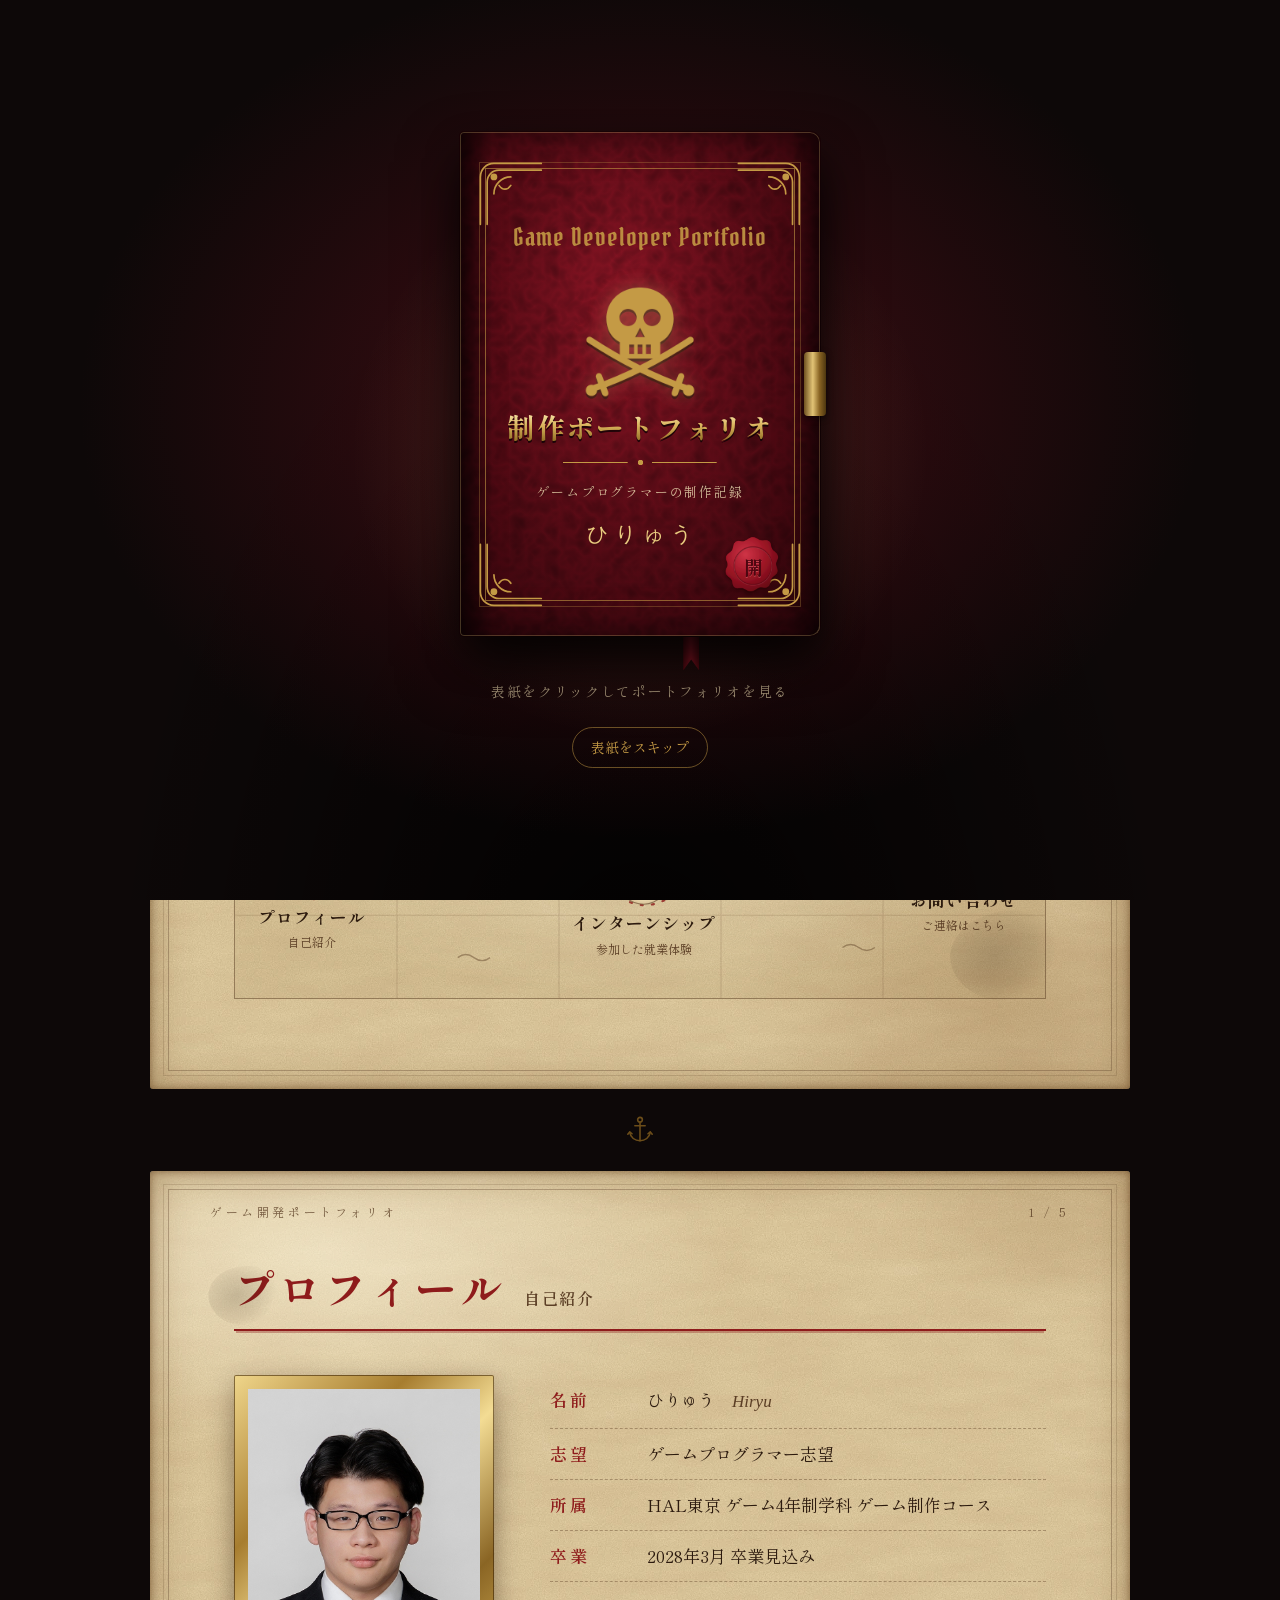
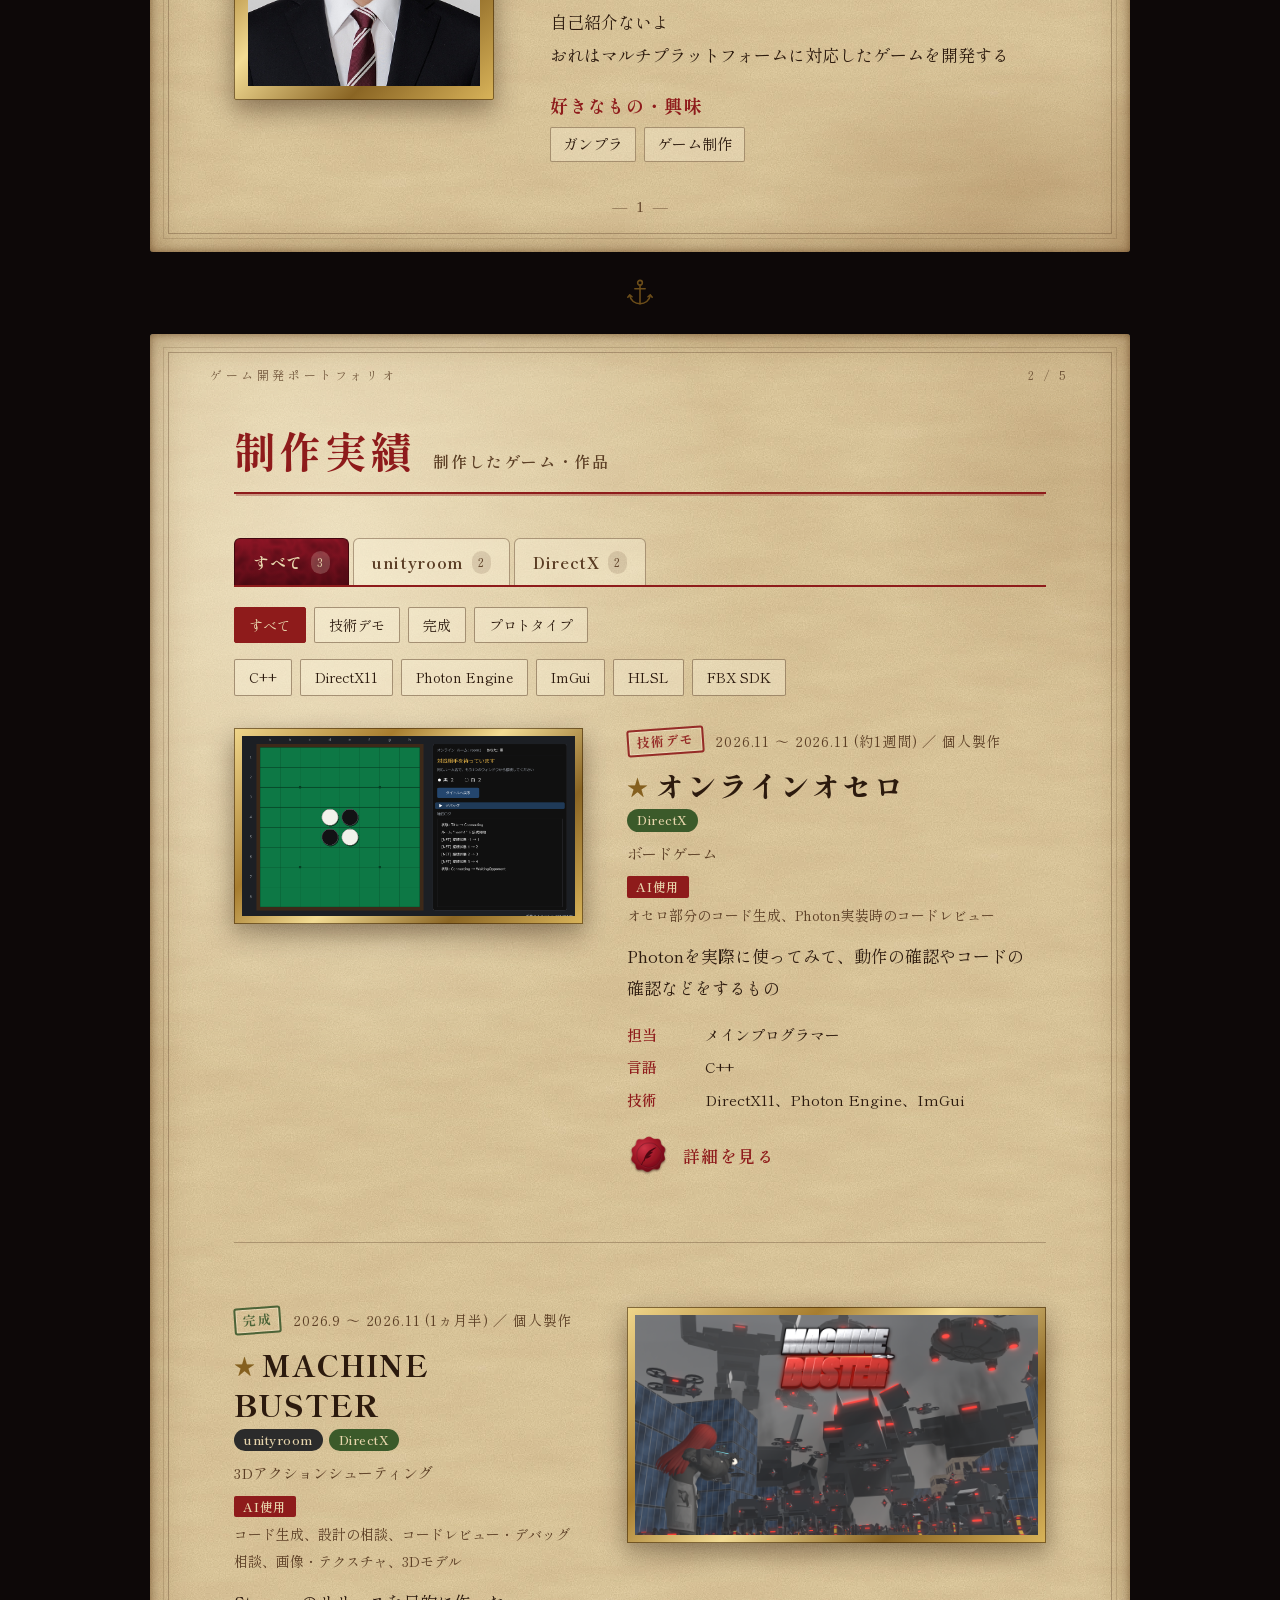
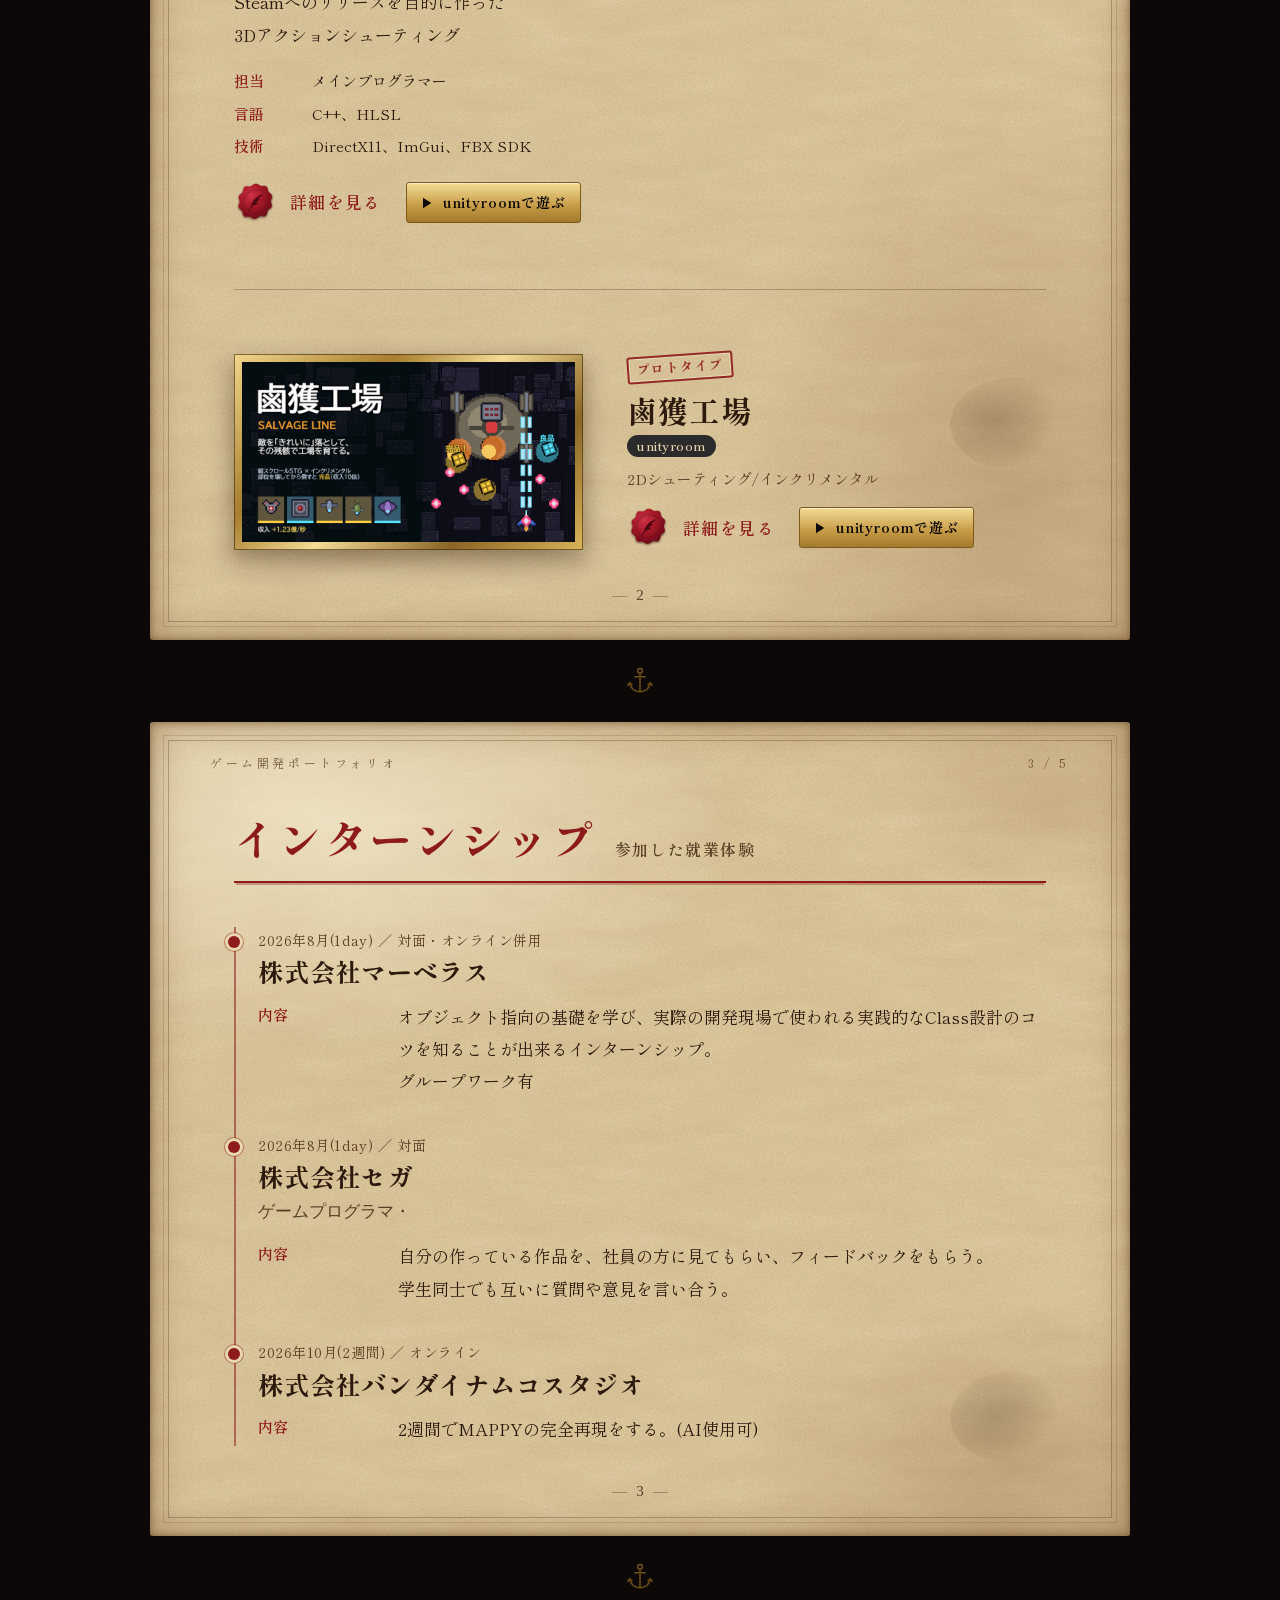
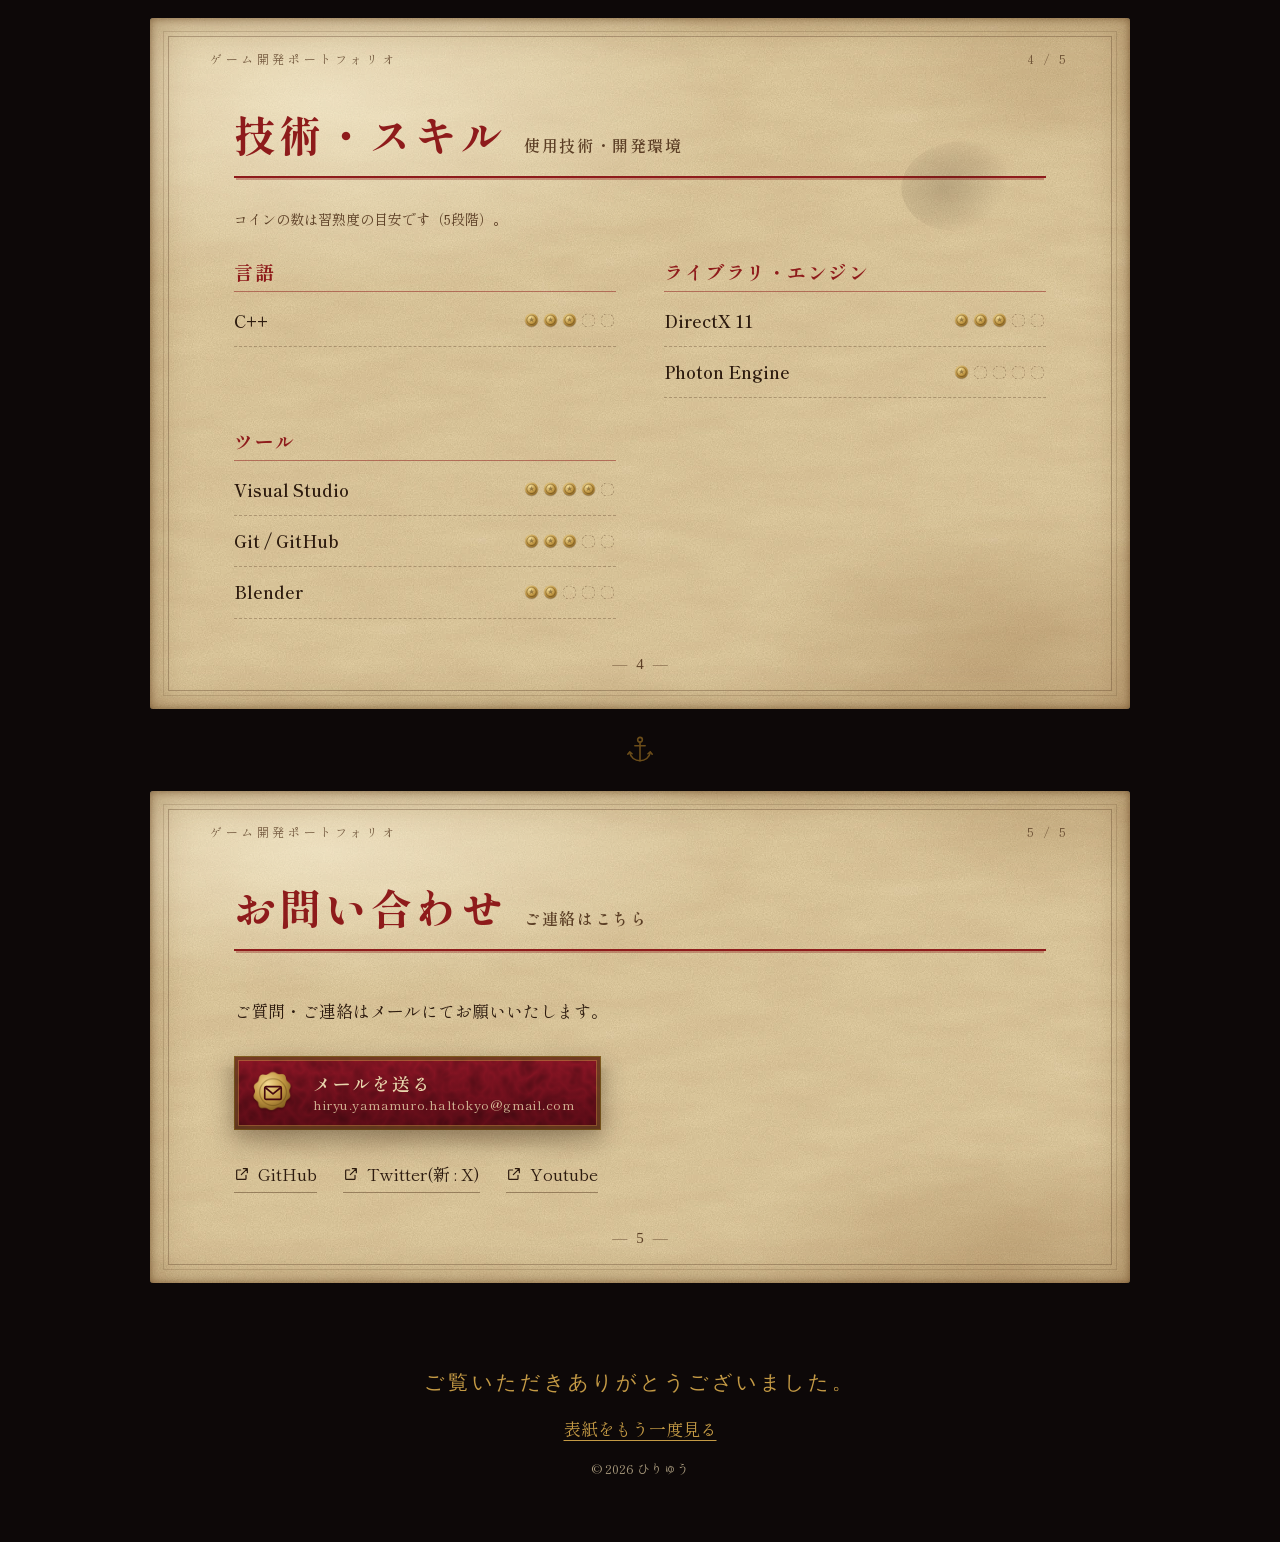
<file: index.html>
<!DOCTYPE html>
<html lang="ja">
<head>
  <meta charset="utf-8">
  <meta name="viewport" content="width=device-width, initial-scale=1">
  <title>ひりゅう ゲームプログラマー ポートフォリオ</title>
  <meta name="description" content="ゲームプログラマー志望 ひりゅうのポートフォリオ。制作したゲーム、担当箇所、使用技術、技術的な工夫をまとめています。">
  <!-- OGP（SNSで共有したときの表示）。公開URLが決まったら og:url と og:image を書き換える -->
  <meta property="og:type" content="website">
  <meta property="og:title" content="ひりゅう ゲームプログラマー ポートフォリオ">
  <meta property="og:description" content="ゲームプログラマー志望 ひりゅうのポートフォリオ">
  <meta property="og:url" content="https://hiryudev.github.io/">
  <meta name="theme-color" content="#140b0b">
  <link rel="icon" href="favicon.svg" type="image/svg+xml">

  <link rel="preconnect" href="https://fonts.googleapis.com">
  <link rel="preconnect" href="https://fonts.gstatic.com" crossorigin>
  <link rel="stylesheet" href="https://fonts.googleapis.com/css2?family=IM+Fell+English:ital@0;1&family=Pirata+One&family=Shippori+Mincho+B1:wght@500;700;800&family=Shippori+Mincho:wght@400;600&display=swap">
  <link rel="stylesheet" href="css/style.css">
  <script>
    // データを読み込んで文章を差し替えるまで、初期の文章を隠しておく（3秒たっても終わらなければ表示）
    document.documentElement.classList.add('js', 'is-loading');
    setTimeout(function () { document.documentElement.classList.remove('is-loading'); }, 3000);
  </script>
</head>
<body class="page-home">
  <a class="skip-link" href="#log">本文へ移動</a>

  <!-- ===== 表紙（最初に表示。JSが無効なら出ない） ===== -->
  <div class="cover-stage" id="cover" aria-label="表紙">
    <div class="cover-stage__glow" aria-hidden="true"></div>
    <div class="book" id="book">
      <div class="book__page" aria-hidden="true">
        <p class="book__page-text" data-bind="texts.cover.page">このポートフォリオをご覧いただき、ありがとうございます。
ここには、これまでに制作した作品や、開発を通じて学んだ技術、取り組んできたことをまとめています。
一つひとつの制作経験を大切にしながら、技術と表現の幅を広げてきた記録です。</p>
        <svg class="book__page-mark"><use href="images/icons.svg#i-compass"/></svg>
      </div>
      <button class="book__cover" id="openBook" type="button" aria-label="表紙を開いてポートフォリオを見る">
        <span class="cover__frame" aria-hidden="true">
          <svg class="cover__corner cover__corner--tl"><use href="images/icons.svg#i-corner"/></svg>
          <svg class="cover__corner cover__corner--tr"><use href="images/icons.svg#i-corner"/></svg>
          <svg class="cover__corner cover__corner--bl"><use href="images/icons.svg#i-corner"/></svg>
          <svg class="cover__corner cover__corner--br"><use href="images/icons.svg#i-corner"/></svg>
        </span>
        <span class="cover__content">
          <span class="cover__latin" data-bind="texts.cover.latin">Game Developer Portfolio</span>
          <img class="cover__emblem" src="images/fx/emblem.png" alt="" aria-hidden="true">
          <span class="cover__title" data-bind="texts.cover.title">制作ポートフォリオ</span>
          <span class="cover__rule" aria-hidden="true"></span>
          <span class="cover__sub" data-bind="texts.cover.sub">ゲームプログラマーの制作記録</span>
          <span class="cover__owner" data-bind="profile.name">ひりゅう</span>
        </span>
        <span class="cover__clasp" aria-hidden="true"></span>
        <span class="cover__seal" aria-hidden="true">
          <span>開</span>
        </span>
      </button>
      <span class="book__ribbon" aria-hidden="true"></span>
    </div>
    <p class="cover-stage__hint" data-bind="texts.cover.hint">表紙をクリックしてポートフォリオを見る</p>
    <button class="cover-stage__skip" id="skipCover" type="button">表紙をスキップ</button>
  </div>

  <!-- ===== ヘッダー ===== -->
  <header class="site-header" id="siteHeader">
    <div class="site-header__inner">
      <a class="brand" href="#top">
        <svg class="brand__mark" aria-hidden="true"><use href="images/icons.svg#i-skull"/></svg>
        <span class="brand__text"><span data-bind="texts.brand">ゲーム開発ポートフォリオ</span><small data-bind="profile.name">ひりゅう</small></span>
      </a>
      <button class="nav-toggle" id="navToggle" type="button" aria-expanded="false" aria-controls="siteNav">
        <svg aria-hidden="true"><use href="images/icons.svg#i-compass"/></svg>
        <span>目次</span>
      </button>
      <nav class="site-nav" id="siteNav" aria-label="ページ内の目次">
        <ul>
          <li><a href="#profile">プロフィール</a></li>
          <li><a href="#works">作品</a></li>
          <li data-section="internship"><a href="#internship">インターン</a></li>
          <li><a href="#skills">スキル</a></li>
          <li><a href="#contact">連絡先</a></li>
        </ul>
      </nav>
    </div>
    <div class="voyage" aria-hidden="true">
      <div class="voyage__line"></div>
      <span class="voyage__ship" id="voyageShip"></span>
    </div>
  </header>

  <main id="log" class="log" tabindex="-1">

    <!-- ===== 序：はじめに ===== -->
    <article class="sheet sheet--intro" id="top" aria-labelledby="introTitle">
      <div class="sheet__runner"><span data-bind="texts.brand">ゲーム開発ポートフォリオ</span><span>はじめに</span></div>

      <div class="intro">
        <p class="intro__latin" data-bind="texts.intro.latin">Game Programmer Portfolio</p>
        <h1 class="intro__title" id="introTitle">
          <span class="intro__name" data-bind="profile.name">ひりゅう</span>
          <span class="intro__role" data-bind="profile.role">ゲームプログラマー志望</span>
        </h1>
        <p class="intro__catch" data-bind="profile.catchphrase">ここにキャッチコピーを書きます</p>
        <p class="intro__school"><span data-bind="profile.school">HAL東京 ゲーム4年制学科 ゲーム制作コース</span> <span data-bind="profile.graduation">2028年3月 卒業見込み</span></p>
        <p class="intro__lead" data-bind="texts.intro.lead">ゲーム開発を通じて、アイデアを形にすることを目指しています。これまでの制作実績や使用技術、開発への取り組みを紹介します。</p>
      </div>

      <!-- 航海図ナビゲーション -->
      <nav class="chart" aria-label="各ページへの案内図">
        <svg class="chart__sea" viewBox="0 0 800 330" preserveAspectRatio="none" aria-hidden="true">
          <g class="chart__grid">
            <path d="M0 82H800M0 165H800M0 248H800M160 0V330M320 0V330M480 0V330M640 0V330"/>
          </g>
          <path class="chart__route chart__route--4" d="M95 230 C170 150 220 120 300 120 S430 230 520 215 S640 110 712 92"/>
          <path class="chart__route chart__route--5" d="M78 232 C140 150 190 112 245 112 S350 238 405 238 S505 112 565 112 S680 215 718 215"/>
          <g class="chart__waves">
            <path d="M40 70q8-6 16 0t16 0"/><path d="M380 50q8-6 16 0t16 0"/><path d="M600 280q8-6 16 0t16 0"/><path d="M220 290q8-6 16 0t16 0"/>
          </g>
        </svg>
        <svg class="chart__rose" aria-hidden="true"><use href="images/icons.svg#i-compass"/></svg>
        <ol class="chart__isles">
          <li class="isle isle--1"><a href="#profile"><svg aria-hidden="true"><use href="images/icons.svg#i-quill"/></svg><span class="isle__name" data-bind="texts.chapters.profile.title">プロフィール</span><span class="isle__plain" data-bind="texts.chapters.profile.plain">自己紹介</span></a></li>
          <li class="isle isle--2"><a href="#works"><svg aria-hidden="true"><use href="images/icons.svg#i-chest"/></svg><span class="isle__name" data-bind="texts.chapters.works.title">制作実績</span><span class="isle__plain" data-bind="texts.chapters.works.plain">制作したゲーム・作品</span></a></li>
          <li class="isle isle--intern" data-section="internship"><a href="#internship"><svg aria-hidden="true"><use href="images/icons.svg#i-spyglass"/></svg><span class="isle__name" data-bind="texts.chapters.internship.title">インターンシップ</span><span class="isle__plain" data-bind="texts.chapters.internship.plain">参加した就業体験</span></a></li>
          <li class="isle isle--3"><a href="#skills"><svg aria-hidden="true"><use href="images/icons.svg#i-helm"/></svg><span class="isle__name" data-bind="texts.chapters.skills.title">技術・スキル</span><span class="isle__plain" data-bind="texts.chapters.skills.plain">使用技術・開発環境</span></a></li>
          <li class="isle isle--4"><a href="#contact"><svg aria-hidden="true"><use href="images/icons.svg#i-mark"/></svg><span class="isle__name" data-bind="texts.chapters.contact.title">お問い合わせ</span><span class="isle__plain" data-bind="texts.chapters.contact.plain">ご連絡はこちら</span></a></li>
        </ol>
      </nav>

    </article>

    <div class="between" aria-hidden="true"><svg><use href="images/icons.svg#i-anchor"/></svg></div>

    <!-- ===== 壱：プロフィール ===== -->
    <section class="sheet" id="profile" aria-labelledby="profileTitle">
      <div class="sheet__runner"><span data-bind="texts.brand">ゲーム開発ポートフォリオ</span><span class="sheet__no"></span></div>
      <h2 class="sheet__title" id="profileTitle">
        <span class="sheet__title-theme" data-bind="texts.chapters.profile.title">プロフィール</span>
        <span class="sheet__title-plain" data-bind="texts.chapters.profile.plain">自己紹介</span>
      </h2>

      <div class="profile">
        <figure class="portrait">
          <div class="portrait__frame">
            <img class="portrait__img" id="portraitImg" alt="" hidden>
            <svg class="portrait__placeholder" id="portraitPlaceholder" aria-hidden="true"><use href="images/icons.svg#i-helm"/></svg>
          </div>
        </figure>
        <div class="profile__body">
          <dl class="ledger">
            <div><dt>名前</dt><dd><span data-bind="profile.name">ひりゅう</span><span class="ledger__sub" data-bind="profile.nameEn">Hiryu</span></dd></div>
            <div><dt>志望</dt><dd data-bind="profile.role">ゲームプログラマー志望</dd></div>
            <div><dt>所属</dt><dd data-bind="profile.school">HAL東京 ゲーム4年制学科 ゲーム制作コース</dd></div>
            <div><dt>卒業</dt><dd data-bind="profile.graduation">2028年3月 卒業見込み</dd></div>
          </dl>
          <p class="profile__bio prose" data-bind="profile.bio">ここに自己紹介を書きます。
admin.html の「プロフィール・スキル・連絡先」から編集できます。</p>
          <div class="profile__likes" id="likesWrap" hidden>
            <h3 class="minor-title">好きなもの・興味</h3>
            <ul class="likes" id="likesList"></ul>
          </div>
        </div>
      </div>

      <div class="sheet__folio" aria-hidden="true"></div>
    </section>

    <div class="between" aria-hidden="true"><svg><use href="images/icons.svg#i-anchor"/></svg></div>

    <!-- ===== 弐：作品 ===== -->
    <section class="sheet sheet--works" id="works" aria-labelledby="worksTitle">
      <div class="sheet__runner"><span data-bind="texts.brand">ゲーム開発ポートフォリオ</span><span class="sheet__no"></span></div>
      <h2 class="sheet__title" id="worksTitle">
        <span class="sheet__title-theme" data-bind="texts.chapters.works.title">制作実績</span>
        <span class="sheet__title-plain" data-bind="texts.chapters.works.plain">制作したゲーム・作品</span>
      </h2>

      <div class="tabs" id="workTabs" role="group" aria-label="分類で切り替える" hidden></div>
      <div class="filter" id="workFilter" role="group" aria-label="状態・使用技術で絞り込む" hidden></div>
      <ol class="entries" id="workList" aria-live="polite"></ol>
      <p class="no-match" id="worksNoMatch" hidden>この条件に当てはまる作品はありません。「すべて」を押すと全作品に戻ります。</p>

      <div class="empty" id="worksEmpty" hidden>
        <svg class="empty__chest" aria-hidden="true"><use href="images/icons.svg#i-chest"/></svg>
        <p class="empty__title" data-bind="texts.worksEmpty.title">現在、掲載できる作品はありません</p>
        <p class="empty__text" data-bind="texts.worksEmpty.text">現在、制作実績を整理しています。公開可能な作品から順次追加していく予定です。</p>
      </div>

      <div class="sheet__folio" aria-hidden="true"></div>
    </section>

    <div class="between" aria-hidden="true"><svg><use href="images/icons.svg#i-anchor"/></svg></div>

    <!-- ===== インターンシップ（1件も無ければ非表示） ===== -->
    <section class="sheet" id="internship" aria-labelledby="internTitle" data-section="internship">
      <div class="sheet__runner"><span data-bind="texts.brand">ゲーム開発ポートフォリオ</span><span class="sheet__no"></span></div>
      <h2 class="sheet__title" id="internTitle">
        <span class="sheet__title-theme" data-bind="texts.chapters.internship.title">インターンシップ</span>
        <span class="sheet__title-plain" data-bind="texts.chapters.internship.plain">参加した就業体験</span>
      </h2>
      <ol class="interns" id="internList"></ol>
      <div class="sheet__folio" aria-hidden="true"></div>
    </section>

    <div class="between" aria-hidden="true" data-section="internship"><svg><use href="images/icons.svg#i-anchor"/></svg></div>

    <!-- ===== 参：スキル ===== -->
    <section class="sheet" id="skills" aria-labelledby="skillsTitle">
      <div class="sheet__runner"><span data-bind="texts.brand">ゲーム開発ポートフォリオ</span><span class="sheet__no"></span></div>
      <h2 class="sheet__title" id="skillsTitle">
        <span class="sheet__title-theme" data-bind="texts.chapters.skills.title">技術・スキル</span>
        <span class="sheet__title-plain" data-bind="texts.chapters.skills.plain">使用技術・開発環境</span>
      </h2>
      <p class="skills__legend" id="skillsLegend" hidden>
        コインの数は習熟度の目安です（5段階）。
      </p>
      <div class="armory" id="skillList"></div>
      <div class="sheet__folio" aria-hidden="true"></div>
    </section>

    <div class="between" aria-hidden="true"><svg><use href="images/icons.svg#i-anchor"/></svg></div>

    <!-- ===== 肆：連絡先 ===== -->
    <section class="sheet sheet--contact" id="contact" aria-labelledby="contactTitle">
      <div class="sheet__runner"><span data-bind="texts.brand">ゲーム開発ポートフォリオ</span><span class="sheet__no"></span></div>
      <h2 class="sheet__title" id="contactTitle">
        <span class="sheet__title-theme" data-bind="texts.chapters.contact.title">お問い合わせ</span>
        <span class="sheet__title-plain" data-bind="texts.chapters.contact.plain">ご連絡はこちら</span>
      </h2>
      <div class="letter">
        <p class="letter__message prose" data-bind="contact.message">ご質問・ご連絡はメールにてお願いいたします。</p>
        <a class="seal-button" id="mailButton" href="#" hidden>
          <span class="seal-button__seal" aria-hidden="true"><svg class="seal-button__icon"><use href="images/icons.svg#i-mail"/></svg></span>
          <span class="seal-button__label">メールを送る<small id="mailAddress"></small></span>
        </a>
        <ul class="harbors" id="linkList"></ul>
      </div>
      <div class="sheet__folio" aria-hidden="true"></div>
    </section>
  </main>

  <footer class="site-footer">
    <p class="site-footer__end" data-bind="texts.footer">ご覧いただきありがとうございました。</p>
    <button class="text-button" id="replayCover" type="button">表紙をもう一度見る</button>
    <p class="site-footer__copy">&copy; <span id="year"></span> <span data-bind="profile.name">ひりゅう</span></p>
  </footer>

  <script src="js/common.js"></script>
  <script src="js/main.js"></script>
</body>
</html>
</file>
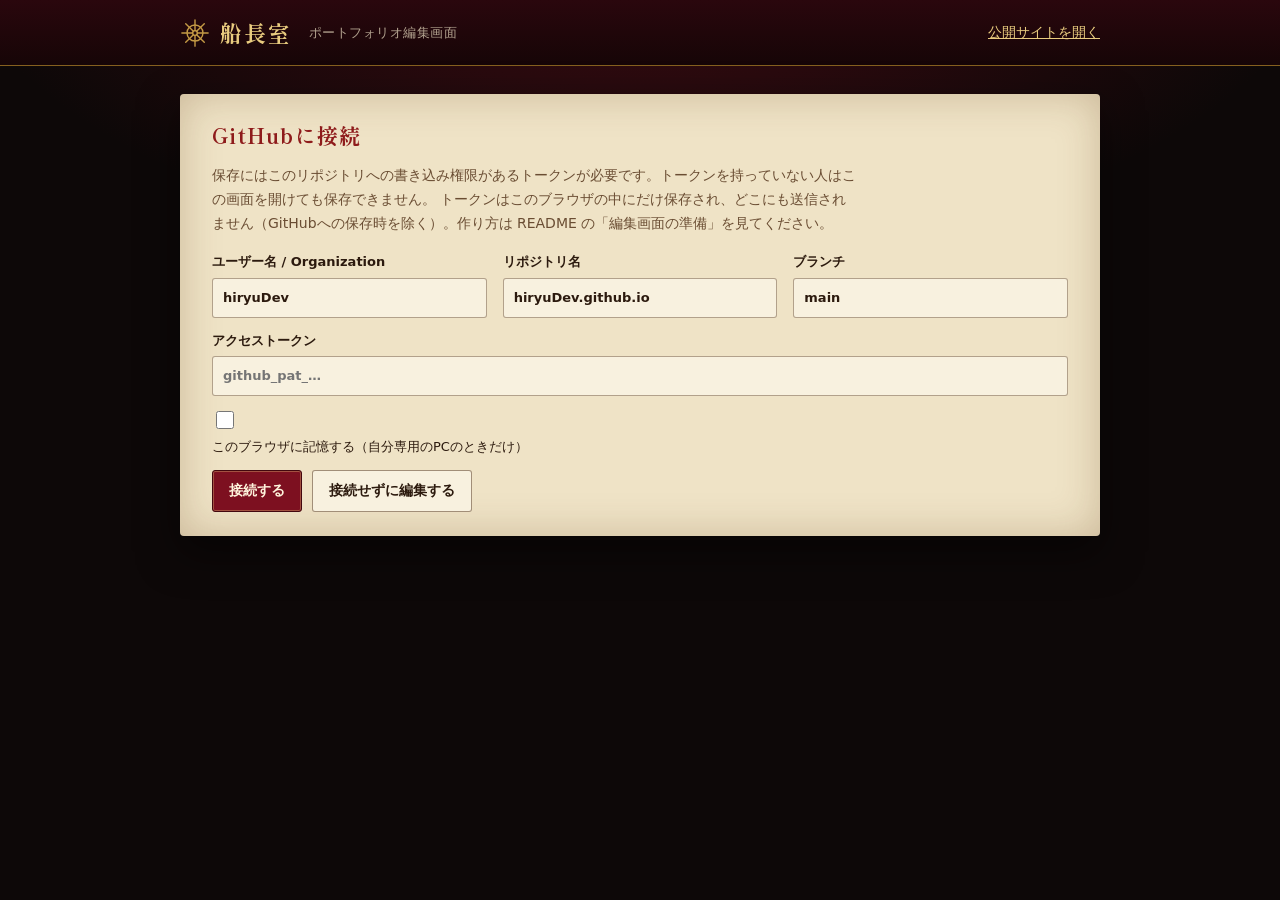
<file: admin.html>
<!DOCTYPE html>
<html lang="ja">
<head>
  <meta charset="utf-8">
  <meta name="viewport" content="width=device-width, initial-scale=1">
  <meta name="robots" content="noindex, nofollow">
  <title>船長室（編集画面） ― 航海日誌</title>
  <link rel="icon" href="favicon.svg" type="image/svg+xml">
  <link rel="preconnect" href="https://fonts.googleapis.com">
  <link rel="preconnect" href="https://fonts.gstatic.com" crossorigin>
  <link rel="stylesheet" href="https://fonts.googleapis.com/css2?family=Shippori+Mincho+B1:wght@700;800&display=swap">
  <link rel="stylesheet" href="css/admin.css">
</head>
<body>
  <header class="a-header">
    <div class="a-header__inner">
      <h1 class="a-title">
        <svg aria-hidden="true"><use href="images/icons.svg#i-helm"/></svg>
        船長室<small>ポートフォリオ編集画面</small>
      </h1>
      <a class="a-link" href="index.html" target="_blank" rel="noopener">公開サイトを開く</a>
    </div>
  </header>

  <main class="a-main">

    <!-- ===== 接続 ===== -->
    <section class="panel" id="connectPanel" aria-labelledby="connectTitle">
      <h2 id="connectTitle">GitHubに接続</h2>
      <p class="hint">
        保存にはこのリポジトリへの書き込み権限があるトークンが必要です。トークンを持っていない人はこの画面を開けても保存できません。
        トークンはこのブラウザの中にだけ保存され、どこにも送信されません（GitHubへの保存時を除く）。作り方は README の「編集画面の準備」を見てください。
      </p>
      <form class="connect" id="connectForm" autocomplete="off">
        <label>ユーザー名 / Organization
          <input name="owner" required placeholder="hiryuDev">
        </label>
        <label>リポジトリ名
          <input name="repo" required placeholder="hiryuDev.github.io">
        </label>
        <label>ブランチ
          <input name="branch" required placeholder="main">
        </label>
        <label class="connect__token">アクセストークン
          <input name="token" type="password" required placeholder="github_pat_…" autocomplete="off">
        </label>
        <label class="check"><input type="checkbox" name="remember"> このブラウザに記憶する（自分専用のPCのときだけ）</label>
        <div class="connect__actions">
          <button class="btn btn--primary" type="submit">接続する</button>
          <button class="btn" type="button" id="offlineBtn">接続せずに編集する</button>
        </div>
      </form>
      <div class="connected" id="connectedInfo" hidden>
        <p><span class="dot" aria-hidden="true"></span><strong id="connectedRepo"></strong> に接続中</p>
        <button class="btn btn--small" type="button" id="disconnectBtn">接続を解除してトークンを消す</button>
      </div>
      <p class="status" id="connectStatus" role="status"></p>
    </section>

    <!-- ===== 編集 ===== -->
    <section class="workspace" id="workspace" hidden>
      <div class="tabs" role="tablist" aria-label="編集する内容">
        <button role="tab" id="tabWorks" aria-controls="viewWorks" aria-selected="true">作品</button>
        <button role="tab" id="tabSite" aria-controls="viewSite" aria-selected="false" tabindex="-1">プロフィール・スキル・連絡先</button>
      </div>

      <!-- 作品一覧 -->
      <div class="view" id="viewWorks" role="tabpanel" aria-labelledby="tabWorks">
        <div class="view__head">
          <p class="hint">並び順がそのままサイトの表示順になります。「公開」を外した作品はサイトに出ません。</p>
          <button class="btn btn--primary" type="button" id="addWork">作品を追加</button>
        </div>
        <ol class="work-rows" id="workRows"></ol>
        <p class="empty-note" id="noWorks" hidden>まだ作品がありません。「作品を追加」から1件目を登録しましょう。</p>
      </div>

      <!-- 作品の編集フォーム -->
      <div class="view" id="viewEditor" hidden>
        <div class="view__head">
          <h2 id="editorTitle">作品を編集</h2>
          <button class="btn" type="button" id="editorBack">一覧に戻る（反映しない）</button>
        </div>
        <form id="workForm" class="form" novalidate></form>
        <div class="form-foot">
          <button class="btn btn--primary" type="button" id="saveWork">保存して公開</button>
          <button class="btn" type="button" id="applyWork">一覧に入れるだけ（まだ公開しない）</button>
          <a class="a-link" id="draftPreview" href="#" target="_blank" rel="noopener" hidden>保存後に下書きをプレビュー</a>
        </div>
      </div>

      <!-- サイト情報 -->
      <div class="view" id="viewSite" role="tabpanel" aria-labelledby="tabSite" hidden>
        <form id="siteForm" class="form" novalidate></form>
      </div>
    </section>
  </main>

  <!-- 保存バー -->
  <div class="savebar" id="savebar" hidden>
    <p class="savebar__msg" id="saveMsg" role="status">未保存の変更があります</p>
    <div class="savebar__actions">
      <button class="btn" type="button" id="exportBtn">JSONを書き出す</button>
      <button class="btn btn--primary" type="button" id="saveBtn">保存して公開</button>
    </div>
  </div>

  <div class="toast" id="toast" role="status" aria-live="polite" hidden></div>

  <script src="js/admin.js"></script>
</body>
</html>
</file>
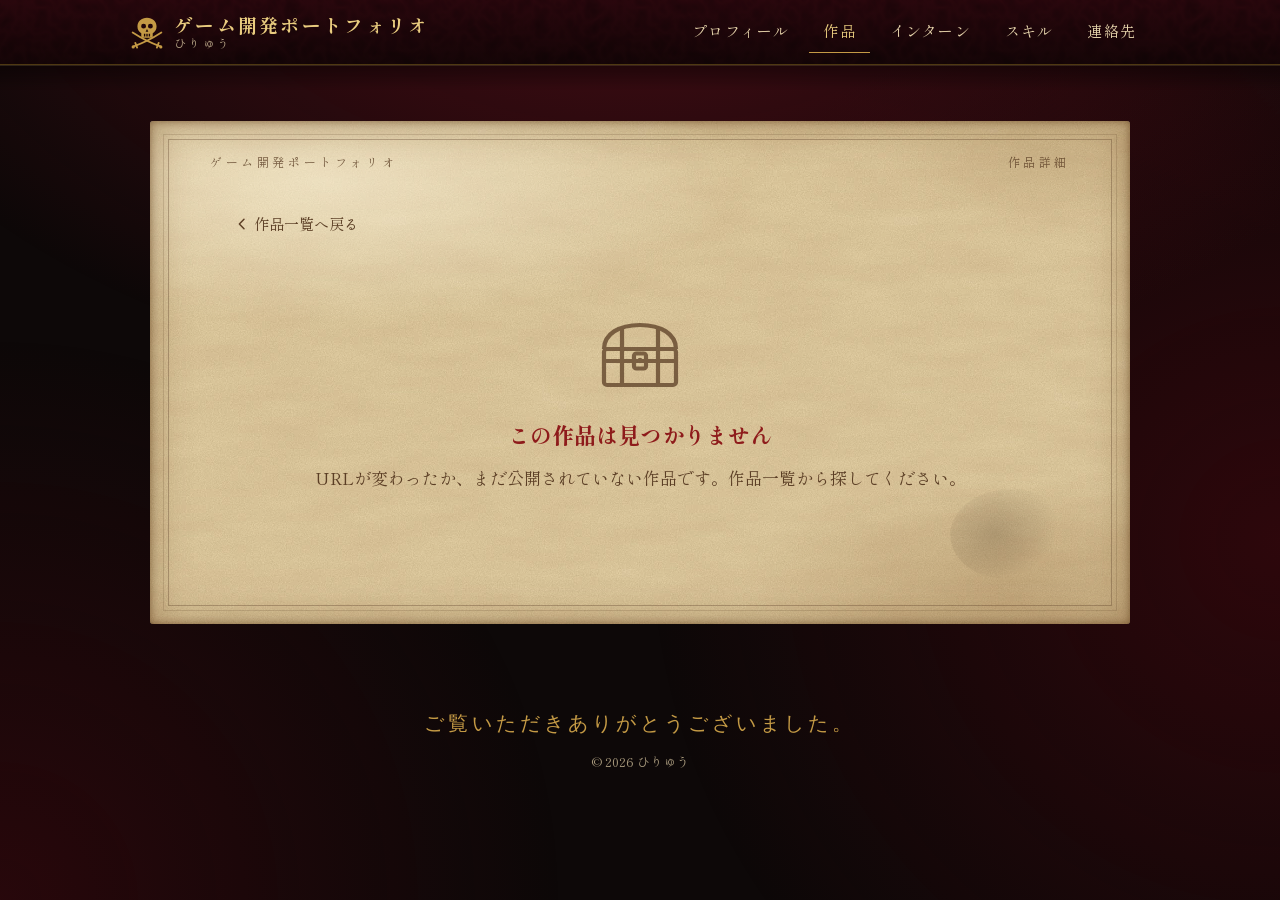
<file: work.html>
<!DOCTYPE html>
<html lang="ja">
<head>
  <meta charset="utf-8">
  <meta name="viewport" content="width=device-width, initial-scale=1">
  <title>作品詳細</title>
  <meta name="theme-color" content="#140b0b">
  <link rel="icon" href="favicon.svg" type="image/svg+xml">
  <link rel="preconnect" href="https://fonts.googleapis.com">
  <link rel="preconnect" href="https://fonts.gstatic.com" crossorigin>
  <link rel="stylesheet" href="https://fonts.googleapis.com/css2?family=IM+Fell+English:ital@0;1&family=Pirata+One&family=Shippori+Mincho+B1:wght@500;700;800&family=Shippori+Mincho:wght@400;600&display=swap">
  <link rel="stylesheet" href="css/style.css">
  <script>
    // データを読み込んで文章を差し替えるまで、初期の文章を隠しておく（3秒たっても終わらなければ表示）
    document.documentElement.classList.add('js', 'is-loading');
    setTimeout(function () { document.documentElement.classList.remove('is-loading'); }, 3000);
  </script>
</head>
<body class="page-work">
  <a class="skip-link" href="#log">本文へ移動</a>

  <header class="site-header">
    <div class="site-header__inner">
      <a class="brand" href="index.html">
        <svg class="brand__mark" aria-hidden="true"><use href="images/icons.svg#i-skull"/></svg>
        <span class="brand__text"><span data-bind="texts.brand">ゲーム開発ポートフォリオ</span><small data-bind="profile.name">ひりゅう</small></span>
      </a>
      <button class="nav-toggle" id="navToggle" type="button" aria-expanded="false" aria-controls="siteNav">
        <svg aria-hidden="true"><use href="images/icons.svg#i-compass"/></svg>
        <span>目次</span>
      </button>
      <nav class="site-nav" id="siteNav" aria-label="サイトの目次">
        <ul>
          <li><a href="index.html#profile">プロフィール</a></li>
          <li><a href="index.html#works" aria-current="true">作品</a></li>
          <li data-section="internship" hidden><a href="index.html#internship">インターン</a></li>
          <li><a href="index.html#skills">スキル</a></li>
          <li><a href="index.html#contact">連絡先</a></li>
        </ul>
      </nav>
    </div>
  </header>

  <main id="log" class="log" tabindex="-1">
    <article class="sheet" id="work">
      <div class="sheet__runner"><span data-bind="texts.brand">ゲーム開発ポートフォリオ</span><span id="runnerNo">作品詳細</span></div>
      <a class="back-link" href="index.html#works"><svg aria-hidden="true"><use href="images/icons.svg#i-left"/></svg>作品一覧へ戻る</a>
      <div id="workBody" aria-live="polite"><p>読み込んでいます…</p></div>
    </article>
  </main>

  <footer class="site-footer">
    <p class="site-footer__end" data-bind="texts.footer">ご覧いただきありがとうございました。</p>
    <p class="site-footer__copy">&copy; <span id="year"></span> <span data-bind="profile.name">ひりゅう</span></p>
  </footer>

  <dialog class="lightbox" id="lightbox" aria-label="スクリーンショットの拡大表示">
    <button class="lightbox__close" id="lightboxClose" type="button" aria-label="閉じる"><svg><use href="images/icons.svg#i-close"/></svg></button>
    <img id="lightboxImg" alt="">
    <p id="lightboxCaption"></p>
  </dialog>

  <script src="js/common.js"></script>
  <script src="js/work.js"></script>
</body>
</html>
</file>
<file: css/style.css>
/* =========================================================
   航海日誌ポートフォリオ  style.css
   色・文字・余白は :root の変数でまとめて変えられます
   ========================================================= */

:root {
  /* --- 色 --- */
  --black: #0d0808;          /* 船室の闇 */
  --black-soft: #1d1011;
  --crimson: #7d1020;        /* ベルベットの深紅 */
  --crimson-deep: #43070e;
  --gold: #c49a45;           /* アンティークゴールド */
  --gold-bright: #e9cc7f;
  --gold-dark: #85601f;
  --parchment: #e8d6ad;      /* 羊皮紙 */
  --parchment-dark: #c8ab74;
  --ink: #2c1a0e;            /* 古いインク */
  --ink-soft: #5b3e25;
  --rubric: #8e1b1b;         /* 朱書き（羊皮紙の上の赤） */

  /* --- 文字 --- */
  --f-display: "Shippori Mincho B1", "Hiragino Mincho ProN", "Yu Mincho", "Noto Serif JP", "Noto Serif CJK JP", serif;
  --f-body: "Shippori Mincho", "Hiragino Mincho ProN", "Yu Mincho", "Noto Serif JP", "Noto Serif CJK JP", serif;
  --f-latin: "IM Fell English", Georgia, serif;
  --f-pirate: "Pirata One", "IM Fell English", serif;

  /* --- 寸法 --- */
  --sheet-max: 980px;
  --header-h: 64px;

  /* --- 質感（あらかじめ書き出した画像。images/fx/ に置いてある） --- */
  --parchment-tex: url("../images/fx/parchment.webp");
  --leather: url("../images/fx/leather.webp");
}

/* ---------- 基本 ---------- */
*, *::before, *::after { box-sizing: border-box; }
[hidden] { display: none !important; }
/* データを読み込むまで、差し替え前の文章を見せない */
.is-loading [data-bind], .is-loading .sheet__no, .is-loading .sheet__folio { visibility: hidden; }
html { scroll-behavior: smooth; scroll-padding-top: calc(var(--header-h) + 24px); }
body {
  margin: 0;
  min-height: 100vh;
  color: var(--parchment);
  font-family: var(--f-body);
  font-size: 17px;
  line-height: 1.9;
  font-feature-settings: "palt" 0;
  background: var(--black);
  -webkit-font-smoothing: antialiased;
}
/* 船室の暗がり。固定レイヤーにしてスクロールのたびに描き直さないようにしている */
body::before {
  content: ""; position: fixed; inset: 0; z-index: -1; pointer-events: none;
  background:
    radial-gradient(1200px 700px at 50% -10%, rgba(125, 16, 32, .55), transparent 70%),
    radial-gradient(900px 900px at 100% 60%, rgba(67, 7, 14, .6), transparent 70%),
    radial-gradient(800px 800px at 0% 100%, rgba(67, 7, 14, .5), transparent 70%);
  will-change: transform;
}
img, svg { display: block; max-width: 100%; }
svg { fill: currentColor; }
a { color: inherit; }
button { font: inherit; color: inherit; }
h1, h2, h3, h4 { margin: 0; font-family: var(--f-display); font-weight: 700; line-height: 1.35; }
p { margin: 0; }
/* 日本語の改行を文節の切れ目で行う（Chrome / Edge）。行末の約物の扱いも厳しめに */
body { line-break: strict; }
h1, h2, h3, .intro__catch, .intro__lead, .intro__school, .empty__title, .empty__text,
.site-footer__end, .entry__summary, .work-head__subtitle, .isle__name, .isle__plain, .letter__message { word-break: auto-phrase; }
.intro__lead, .intro__catch, .empty__text, .site-footer__end { text-wrap: balance; }
.prose { text-wrap: pretty; }

:focus-visible {
  outline: 2px solid var(--gold-bright);
  outline-offset: 3px;
  border-radius: 2px;
}

.skip-link {
  position: absolute; left: 12px; top: -60px; z-index: 200;
  padding: 8px 14px; background: var(--gold); color: var(--black);
  text-decoration: none; font-weight: 600;
}
.skip-link:focus { top: 12px; }

.text-button {
  background: none; border: 0; padding: 4px 0; cursor: pointer;
  color: var(--gold); text-decoration: underline; text-underline-offset: 4px;
  text-decoration-thickness: 1px;
}
.text-button:hover { color: var(--gold-bright); }

/* =========================================================
   表紙
   ========================================================= */
.cover-stage { display: none; }
.js .cover-stage {
  position: fixed; inset: 0; z-index: 100;
  display: flex; flex-direction: column; align-items: center; justify-content: center;
  gap: 22px; padding: 24px;
  background:
    radial-gradient(ellipse at 50% 45%, rgba(110, 18, 30, .55), transparent 62%),
    radial-gradient(ellipse at 50% 120%, rgba(0, 0, 0, .9), transparent 60%),
    var(--black);
  transition: opacity .6s ease, visibility 0s linear .6s;
}
.cover-stage.is-gone { opacity: 0; visibility: hidden; pointer-events: none; }
.cover-stage.is-gone .cover-stage__glow { animation: none; }
.js body.cover-open { overflow: hidden; }

.cover-stage__glow {
  position: absolute; width: 70vmin; height: 70vmin; border-radius: 50%;
  background: radial-gradient(circle, rgba(233, 204, 127, .16), transparent 65%);
  animation: candle 5s ease-in-out infinite alternate;
  pointer-events: none;
}
@keyframes candle {
  0%   { transform: scale(1);    opacity: .8; }
  40%  { transform: scale(1.04); opacity: 1; }
  100% { transform: scale(.98);  opacity: .85; }
}

.book {
  --book-w: min(78vw, 360px, calc(62vh * .72));
  position: relative;
  width: var(--book-w);
  aspect-ratio: 5 / 7;
  perspective: 1800px;
  transition: transform 1s cubic-bezier(.6, .05, .25, 1), opacity .5s ease .55s;
}

/* 表紙の下に見える最初のページ */
.book__page {
  position: absolute; inset: 6px 4px 6px 10px;
  border-radius: 2px 6px 6px 2px;
  padding: 18% 12%;
  display: flex; flex-direction: column; gap: 1.2em; justify-content: safe center;
  overflow: hidden;
  color: var(--ink); font-size: clamp(13px, 3.4vw, 15px); line-height: 1.9;
  background:
    radial-gradient(ellipse at 20% 50%, rgba(80, 45, 10, .25), transparent 55%),
    var(--parchment-tex) 0 0 / 512px 512px,
    var(--parchment);
  box-shadow: inset 14px 0 24px -12px rgba(60, 30, 5, .7), 2px 2px 0 #d8c08f, 4px 4px 0 #c9ad78, 0 20px 40px rgba(0,0,0,.6);
}
.book__page-text { white-space: pre-line; word-break: auto-phrase; text-wrap: pretty; }
.book__page-text:empty { display: none; }
.book__page-mark { width: 54px; height: 54px; margin: 8px auto 0; color: var(--rubric); opacity: .75; }

.book__cover {
  position: absolute; inset: 0;
  padding: 0; border: 0; cursor: pointer;
  border-radius: 4px 10px 10px 4px;
  transform-origin: left center;
  transform-style: preserve-3d;
  transition: transform 1.15s cubic-bezier(.62, .02, .3, 1), box-shadow .3s ease;
  color: var(--gold-bright);
  background:
    var(--leather),
    linear-gradient(90deg, rgba(0,0,0,.55) 0, rgba(0,0,0,.15) 7%, transparent 9%, transparent 92%, rgba(0,0,0,.35) 100%),
    radial-gradient(ellipse at 45% 35%, #8f1626 0%, #5e0c17 45%, #2a050a 100%);
  box-shadow:
    inset 0 0 0 1px rgba(233, 204, 127, .25),
    inset 0 0 40px rgba(0, 0, 0, .65),
    0 30px 60px rgba(0, 0, 0, .75),
    0 0 0 1px #1a0306;
}
.book__cover:hover { box-shadow: inset 0 0 0 1px rgba(233,204,127,.45), inset 0 0 40px rgba(0,0,0,.6), 0 34px 70px rgba(0,0,0,.8), 0 0 50px rgba(196,154,69,.18); }
.book__cover:hover .cover__seal { transform: rotate(-8deg) scale(1.06); }
.book__cover:focus-visible { outline-offset: 8px; }

.cover__frame { position: absolute; inset: 7%; border: 1px solid rgba(196, 154, 69, .6); outline: 1px solid rgba(196,154,69,.3); outline-offset: 5px; pointer-events: none; }
.cover__corner { position: absolute; width: 22%; height: auto; aspect-ratio: 1; color: var(--gold); }
.cover__corner--tl { left: -9px; top: -9px; }
.cover__corner--tr { right: -9px; top: -9px; transform: scaleX(-1); }
.cover__corner--bl { left: -9px; bottom: -9px; transform: scaleY(-1); }
.cover__corner--br { right: -9px; bottom: -9px; transform: scale(-1, -1); }

.cover__content {
  position: absolute; inset: 14% 12%;
  display: flex; flex-direction: column; align-items: center; justify-content: center;
  text-align: center;
}
.cover__latin, .cover__title, .cover__sub, .cover__owner { display: block; width: 100%; text-align: center; }
.cover__latin { font-family: var(--f-pirate); font-size: clamp(18px, 5.2vw, 25px); letter-spacing: .04em; color: var(--gold); opacity: .9; }
.cover__emblem { width: 52%; height: auto; aspect-ratio: 1; margin: 2% 0 1%; }
.cover__title {
  font-family: var(--f-display); font-weight: 800;
  font-size: clamp(34px, 11vw, 54px); line-height: 1.1; letter-spacing: .18em; margin-right: -.18em;
  background: linear-gradient(180deg, #fbe9b0 0%, #d8b25a 45%, #8c661f 100%);
  -webkit-background-clip: text; background-clip: text; color: transparent;
  filter: drop-shadow(0 2px 0 rgba(0, 0, 0, .7));
}
.cover__rule { width: 56%; height: 7px; margin: 6% 0 5%;
  background:
    radial-gradient(circle, var(--gold) 2.5px, transparent 3px) center / 7px 7px no-repeat,
    linear-gradient(var(--gold), var(--gold)) left center / 42% 1px no-repeat,
    linear-gradient(var(--gold), var(--gold)) right center / 42% 1px no-repeat;
}
.cover__sub { font-size: clamp(11px, 3vw, 13px); letter-spacing: .14em; color: var(--parchment); opacity: .85; }
.cover__owner { margin-top: 4%; font-family: var(--f-display); font-size: clamp(16px, 4.6vw, 21px); letter-spacing: .3em; margin-right: -.3em; color: var(--gold-bright); }

.cover__clasp {
  position: absolute; right: -6px; top: 50%; width: 22px; height: 64px; transform: translateY(-50%);
  border-radius: 4px; background: linear-gradient(90deg, #6d5020, #e2c375 40%, #8a6524 70%, #4d360f);
  box-shadow: 0 2px 6px rgba(0,0,0,.6);
}
.cover__seal {
  position: absolute; right: 9%; bottom: 7%; width: 19%; aspect-ratio: 1;
  display: grid; place-items: center;
  transition: transform .35s cubic-bezier(.3, 1.6, .5, 1);
}
.cover__seal { background: url("../images/fx/seal-red.png") center / contain no-repeat; }
.cover__seal span { position: relative; font-family: var(--f-display); font-weight: 800; font-size: clamp(14px, 4vw, 19px); color: #4c0710; text-shadow: 0 1px 0 rgba(255, 160, 160, .35); }

.book__ribbon {
  position: absolute; left: 62%; bottom: -34px; width: 16px; height: 50px; z-index: -1;
  background: linear-gradient(90deg, #5b0912, #a3192b 50%, #5b0912);
  clip-path: polygon(0 0, 100% 0, 100% 100%, 50% 78%, 0 100%);
  transition: opacity .3s;
}

.cover-stage__hint { font-size: 14px; letter-spacing: .12em; color: rgba(232, 214, 173, .7); margin-top: 20px; }
.cover-stage__skip {
  background: none; border: 1px solid rgba(196, 154, 69, .5); border-radius: 999px;
  padding: 6px 18px; font-size: 14px; color: var(--gold); cursor: pointer;
}
.cover-stage__skip:hover { background: rgba(196, 154, 69, .12); color: var(--gold-bright); }

/* 開くアニメーション */
.cover-stage.is-opening .book__cover { transform: rotateY(-168deg); box-shadow: 0 0 0 rgba(0,0,0,0); }
.cover-stage.is-opening .book__ribbon { opacity: 0; }
.cover-stage.is-opening .cover-stage__hint,
.cover-stage.is-opening .cover-stage__skip { opacity: 0; transition: opacity .3s; }
.cover-stage.is-entering .book { transform: scale(2.4) translateY(4%); opacity: 0; }

/* =========================================================
   ヘッダー
   ========================================================= */
.site-header {
  position: sticky; top: 0; z-index: 50;
  background:
    var(--leather),
    linear-gradient(180deg, #2a070d, #160507);
  border-bottom: 1px solid var(--gold-dark);
  box-shadow: 0 1px 0 rgba(233, 204, 127, .25);
}
.site-header::after {
  content: ""; position: absolute; left: 0; right: 0; top: 100%; height: 26px; pointer-events: none;
  background: linear-gradient(rgba(0, 0, 0, .42), rgba(0, 0, 0, 0));
}
.site-header__inner {
  max-width: calc(var(--sheet-max) + 80px); height: var(--header-h);
  margin: 0 auto; padding: 0 20px;
  display: flex; align-items: center; justify-content: space-between; gap: 16px;
}
.brand { display: flex; align-items: center; gap: 10px; text-decoration: none; color: var(--gold-bright); }
.brand__mark { width: 34px; height: 34px; color: var(--gold); transition: transform .4s cubic-bezier(.3, 1.6, .5, 1); }
.brand:hover .brand__mark { transform: rotate(-12deg) scale(1.08); }
.brand { min-width: 0; }
.brand__text { min-width: 0; }
.brand__text > span, .brand__text small { display: block; white-space: nowrap; overflow: hidden; text-overflow: ellipsis; }
.brand__text { font-family: var(--f-display); font-weight: 700; font-size: 19px; letter-spacing: .12em; line-height: 1.1; display: flex; flex-direction: column; }
.brand__text small { font-family: var(--f-body); font-weight: 400; font-size: 12px; letter-spacing: .2em; color: var(--parchment); opacity: .75; }

.site-nav ul { display: flex; gap: 6px; list-style: none; margin: 0; padding: 0; }
.site-nav a {
  display: block; padding: 6px 14px; text-decoration: none;
  font-size: 15px; letter-spacing: .08em; color: var(--parchment);
  border-bottom: 1px solid transparent;
  transition: color .2s, border-color .2s;
}
.site-nav a:hover, .site-nav a[aria-current="true"] { color: var(--gold-bright); border-bottom-color: var(--gold); }

.nav-toggle { display: none; }

/* スクロール進捗：ロープの上を進む小舟 */
.voyage { position: relative; height: 0; }
.voyage__line { position: absolute; left: 0; right: 0; top: -1px; height: 1px; }
.voyage__ship {
  position: absolute; top: -19px; left: 0; width: 30px; height: 26px;
  background: url("../images/fx/ship.png") center / contain no-repeat;
  transform: translateX(calc(var(--progress, 0) * (100vw - 40px)));
  pointer-events: none;
  will-change: transform; /* 小舟だけ別レイヤーにして、ヘッダー全体を描き直さない */
}
/* 対応ブラウザ（Chrome / Edge / Safari 新しめ）では JS を使わずスクロールに連動 */
@supports (animation-timeline: scroll()) {
  .voyage__ship { animation: sail linear both; animation-timeline: scroll(root); }
  @keyframes sail { from { transform: translateX(0); } to { transform: translateX(calc(100vw - 40px)); } }
}

/* =========================================================
   羊皮紙のページ
   ========================================================= */
.log { padding: 56px 20px 40px; outline: none; }

.sheet {
  position: relative;
  max-width: var(--sheet-max);
  margin: 0 auto;
  padding: clamp(56px, 8vw, 88px) clamp(22px, 7vw, 84px) clamp(64px, 8vw, 90px);
  color: var(--ink);
  border-radius: 3px;
  background:
    radial-gradient(ellipse 60% 40% at 18% 12%, rgba(255, 248, 225, .55), transparent 70%),
    radial-gradient(ellipse 40% 30% at 88% 92%, rgba(110, 60, 15, .22), transparent 70%),
    radial-gradient(ellipse 25% 18% at 92% 8%, rgba(110, 60, 15, .14), transparent 70%),
    var(--parchment-tex) 0 0 / 512px 512px,
    var(--parchment);
  /* 紙の縁の焼け・重なったページ・落ち影は、書き出した画像を9分割して貼っている */
  border: 0 solid transparent;
  border-image: url("../images/fx/sheet-edge.png") 260 / 130px / 60px stretch;
}
/* 紙の縁の装飾線 */
.sheet::before {
  content: ""; position: absolute; inset: 18px; pointer-events: none;
  border: 1px solid rgba(91, 62, 37, .35);
  outline: 1px solid rgba(91, 62, 37, .18); outline-offset: 4px;
}
/* インクの染み（ページごとに位置を変える） */
.sheet::after {
  content: ""; position: absolute; width: 110px; height: 90px; pointer-events: none;
  right: 7%; bottom: 9%;
  background: radial-gradient(ellipse at 40% 45%, rgba(40, 22, 8, .18), rgba(40, 22, 8, .08) 45%, transparent 70%);
  border-radius: 46% 54% 40% 60%;
  transform: rotate(-18deg);
}
#profile::after { left: 6%; right: auto; top: 14%; bottom: auto; width: 70px; height: 60px; }
#skills::after  { right: 12%; top: 18%; bottom: auto; }
#contact::after { display: none; }

.sheet__runner {
  position: absolute; top: 30px; left: clamp(30px, 6vw, 60px); right: clamp(30px, 6vw, 60px);
  display: flex; justify-content: space-between;
  font-size: 12px; letter-spacing: .3em; color: var(--ink-soft); opacity: .8;
}
.sheet__folio {
  position: absolute; bottom: 30px; left: 0; right: 0; text-align: center;
  font-family: var(--f-display); font-size: 15px; color: var(--ink-soft);
}
.sheet__folio::before, .sheet__folio::after { content: "―"; margin: 0 .6em; opacity: .6; }
.sheet__folio:empty { display: none; }

.sheet__title {
  display: flex; align-items: baseline; flex-wrap: wrap; gap: 4px 18px;
  margin-bottom: clamp(28px, 4vw, 44px);
  padding-bottom: 14px;
  border-bottom: 2px solid var(--rubric);
  box-shadow: 0 4px 0 -2px rgba(142, 27, 27, .35);
}
.sheet__title-theme { font-size: clamp(30px, 5vw, 42px); font-weight: 800; color: var(--rubric); letter-spacing: .08em; }
.sheet__title-plain { font-family: var(--f-body); font-weight: 600; font-size: 16px; color: var(--ink-soft); letter-spacing: .1em; }

.minor-title { font-size: 18px; color: var(--rubric); margin-bottom: 10px; letter-spacing: .06em; }

.prose { white-space: pre-line; max-width: 38em; }

.between { display: flex; justify-content: center; padding: 26px 0; color: var(--gold-dark); }
.between svg { width: 30px; height: 30px; opacity: .8; }

/* =========================================================
   序：はじめに
   ========================================================= */
.intro { text-align: center; padding: 8px 0 34px; }
.intro__latin { font-family: var(--f-latin); font-style: italic; font-size: 19px; color: var(--ink-soft); margin-bottom: 10px; }
.intro__title { display: flex; flex-direction: column; align-items: center; gap: 6px; }
.intro__name {
  font-size: clamp(54px, 12vw, 104px); font-weight: 800; line-height: 1.05;
  letter-spacing: .14em; margin-right: -.14em; color: var(--ink);
  text-shadow: 1px 1px 0 rgba(255, 245, 220, .6), -1px -1px 0 rgba(60, 30, 5, .15);
}
.intro__role {
  font-family: var(--f-body); font-weight: 600; font-size: clamp(16px, 2.4vw, 20px);
  letter-spacing: .3em; margin-right: -.3em;
  color: var(--parchment); background: var(--rubric);
  padding: 4px 22px; margin-top: 10px;
  clip-path: polygon(10px 0, calc(100% - 10px) 0, 100% 50%, calc(100% - 10px) 100%, 10px 100%, 0 50%);
}
.intro__catch { margin-top: 26px; font-size: clamp(18px, 2.6vw, 22px); font-family: var(--f-display); font-weight: 500; }
.intro__catch:empty { display: none; }
.intro__school { margin-top: 10px; font-size: 15px; color: var(--ink-soft); }
.intro__school span { display: inline-block; }
.intro__lead { white-space: pre-line; margin: 22px auto 0; max-width: 34em; font-size: 17px; line-height: 2; }
.intro__lead:empty, .intro__latin:empty, .cover__latin:empty, .cover__sub:empty, .cover-stage__hint:empty, .sheet__title-plain:empty, .isle__plain:empty { display: none; }

/* 航海図ナビ */
.chart {
  position: relative; margin-top: 10px;
  aspect-ratio: 800 / 330;
  border: 1px solid rgba(91, 62, 37, .5);
  background:
    radial-gradient(ellipse at 50% 50%, rgba(255, 248, 225, .25), transparent 70%),
    rgba(120, 85, 40, .07);
}
.chart__sea { position: absolute; inset: 0; width: 100%; height: 100%; }
.chart__grid path { stroke: rgba(91, 62, 37, .18); stroke-width: 1; fill: none; }
.chart__route { fill: none; stroke: var(--rubric); stroke-width: 2.2; stroke-dasharray: 2 9; stroke-linecap: round; opacity: .8; }
.chart__waves path { fill: none; stroke: rgba(91, 62, 37, .45); stroke-width: 1.4; }
.chart__rose { position: absolute; right: 2.5%; bottom: 5%; width: 13%; height: auto; aspect-ratio: 1; color: rgba(91, 62, 37, .55); }
.chart__isles { list-style: none; margin: 0; padding: 0; }
.isle { position: absolute; transform: translate(-50%, -50%); }
.isle--1 { left: 12%;  top: 70%; }
.isle--2 { left: 37.5%; top: 36%; }
.isle--3 { left: 65%;  top: 65%; }
.isle--4 { left: 89%;  top: 28%; }
.chart__route--5, .isle--intern { display: none; }
.chart--5 .chart__route--4 { display: none; }
.chart--5 .chart__route--5 { display: inline; }
.chart--5 .isle--intern { display: block; }
.chart--5 .isle--1     { left: 9.5%; top: 70%; }
.chart--5 .isle--2     { left: 30.5%; top: 34%; }
.chart--5 .isle--intern { left: 50.5%; top: 72%; }
.chart--5 .isle--3     { left: 70.5%; top: 34%; }
.chart--5 .isle--4     { left: 90%;  top: 65%; }
.chart--5 .chart__rose { right: auto; left: 2%; bottom: auto; top: 4%; width: 11%; }
.isle a {
  display: flex; flex-direction: column; align-items: center; gap: 2px;
  text-decoration: none; color: var(--ink); padding: 6px 10px;
}
.isle svg {
  width: 52px; height: 52px; padding: 9px;
  color: var(--rubric);
  background: radial-gradient(circle, rgba(255, 248, 225, .9) 0, rgba(232, 214, 173, .95) 60%, rgba(150, 110, 60, .5) 100%);
  border: 1px solid rgba(91, 62, 37, .6);
  border-radius: 46% 54% 50% 50% / 55% 45% 55% 45%;
  transition: transform .35s cubic-bezier(.3, 1.6, .5, 1), color .2s;
}
.isle__name { font-family: var(--f-display); font-weight: 700; font-size: 17px; letter-spacing: .06em; white-space: nowrap; }
.isle__plain { font-size: 12px; color: var(--ink-soft); white-space: nowrap; line-height: 1.2; }
.isle a:hover svg, .isle a:focus-visible svg { transform: translateY(-4px) rotate(-6deg) scale(1.08); color: var(--crimson-deep); }
.isle a:hover .isle__name { color: var(--rubric); }

/* =========================================================
   壱：プロフィール
   ========================================================= */
.profile { display: grid; grid-template-columns: minmax(180px, 260px) 1fr; gap: clamp(24px, 5vw, 56px); align-items: start; }
.portrait { margin: 0; }
/* 船長室の額縁：金の枠 + ベルベット */
.portrait__frame {
  position: relative; aspect-ratio: 4 / 5;
  padding: 14px;
  background:
    linear-gradient(135deg, #f0d68b, #a77d2f 30%, #f3dc94 50%, #8a6524 75%, #d9b45a);
  box-shadow: inset 0 0 0 1px rgba(60, 35, 5, .6);
  border-radius: 2px;
}
.portrait__frame::before {
  content: ""; position: absolute; inset: 14px;
  background: var(--leather), radial-gradient(ellipse at 50% 35%, #8f1626, #3b060d 80%);
  box-shadow: inset 0 0 0 2px rgba(60, 35, 5, .8);
}
.portrait__img { position: relative; width: 100%; height: 100%; object-fit: cover; }
.portrait__placeholder { position: relative; width: 46%; height: 100%; margin: 0 auto; color: rgba(233, 204, 127, .55); }

.ledger { margin: 0 0 24px; display: grid; gap: 0; }
.ledger > div { display: grid; grid-template-columns: 5em 1fr; gap: 12px; padding: 9px 0; border-bottom: 1px dashed rgba(91, 62, 37, .4); }
.ledger dt { color: var(--rubric); font-weight: 600; letter-spacing: .2em; }
.ledger dd { margin: 0; }
.ledger dd:empty::after { content: "未記入"; color: var(--ink-soft); opacity: .6; }
.ledger__sub { margin-left: 1em; font-family: var(--f-latin); font-style: italic; color: var(--ink-soft); }

.profile__likes { margin-top: 22px; }
.likes { list-style: none; padding: 0; margin: 0; display: flex; flex-wrap: wrap; gap: 8px; }
.likes li { padding: 2px 12px; border: 1px solid rgba(91, 62, 37, .45); border-radius: 2px; font-size: 15px; background: rgba(255, 248, 225, .3); }

/* =========================================================
   弐：作品
   ========================================================= */
.filter { display: flex; flex-wrap: wrap; gap: 8px; margin-bottom: 32px; }
.filter button {
  padding: 4px 14px; font-size: 14px; cursor: pointer;
  border: 1px solid rgba(91, 62, 37, .5); border-radius: 2px;
  background: rgba(255, 248, 225, .35); color: var(--ink);
}
.filter button:hover { border-color: var(--rubric); color: var(--rubric); }
.filter button[aria-pressed="true"] { background: var(--rubric); border-color: var(--rubric); color: var(--parchment); }

.entries { list-style: none; margin: 0; padding: 0; display: grid; gap: clamp(40px, 6vw, 64px); }
.entry {
  display: grid; grid-template-columns: minmax(0, 5fr) minmax(0, 6fr); gap: clamp(20px, 4vw, 44px); align-items: start;
  padding-bottom: clamp(40px, 6vw, 64px);
  border-bottom: 1px solid rgba(91, 62, 37, .35);
}
.entry:last-child { border-bottom: 0; padding-bottom: 0; }
.entry:nth-child(even) .entry__plate { order: 2; }

/* 金の額縁に収めた作品サムネイル */
.entry__plate {
  position: relative; display: block; aspect-ratio: 16 / 9;
  padding: 8px; text-decoration: none;
  background: linear-gradient(135deg, #f0d68b, #a77d2f 30%, #f3dc94 50%, #8a6524 75%, #d9b45a);
  box-shadow: inset 0 0 0 1px rgba(60, 35, 5, .6);
}
.entry__plate img, .entry__plate .noimg {
  width: 100%; height: 100%; object-fit: cover;
  box-shadow: inset 0 0 0 2px rgba(60, 35, 5, .8);
  background: var(--leather), radial-gradient(ellipse at 50% 40%, #6d1120, #2a050a);
}
.entry__plate .noimg { display: grid; place-items: center; color: rgba(233, 204, 127, .5); }
.entry__plate .noimg svg { width: 26%; height: auto; }

.entry__date { font-size: 14px; color: var(--ink-soft); letter-spacing: .06em; }
.entry__title { margin: 4px 0 2px; font-size: clamp(24px, 3.4vw, 30px); font-weight: 800; letter-spacing: .04em; }
.entry__title a { text-decoration: none; }
.entry__title a:hover { color: var(--rubric); text-decoration: underline; text-decoration-thickness: 1px; text-underline-offset: 6px; }
.entry__genre { font-size: 15px; color: var(--ink-soft); margin-bottom: 12px; }
.entry__summary { margin-bottom: 16px; }

/* AI使用タグ */
.ai-badge {
  display: inline-block; font-size: 12.5px; line-height: 1.7; padding: 0 9px; border-radius: 2px;
  letter-spacing: .06em; font-weight: 600; white-space: nowrap; vertical-align: .1em;
}
.ai-badge--used { color: var(--parchment); background: var(--rubric); }
.ai-badge--none { color: var(--ink); background: rgba(255, 248, 225, .5); border: 1px solid var(--gold-dark); }
.entry__ai { display: flex; flex-wrap: wrap; align-items: center; gap: 4px 10px; margin: -4px 0 12px; font-size: 14px; color: var(--ink-soft); }
.spec .ai-badge--none { color: var(--parchment); background: rgba(0, 0, 0, .2); border-color: rgba(196, 154, 69, .6); }
.ai-note { display: flex; flex-wrap: wrap; align-items: center; gap: 6px 12px; }
.ai-list { list-style: none; margin: 0; padding: 0; display: grid; gap: 12px; }
.ai-list__item { padding: 14px 18px; background: rgba(255, 248, 225, .35); border: 1px solid rgba(91, 62, 37, .35); border-left: 4px solid var(--gold-dark); }
.ai-list__head { display: flex; flex-wrap: wrap; align-items: baseline; gap: 2px 12px; margin-bottom: 2px; }
.ai-list__area { font-family: var(--f-display); font-weight: 700; font-size: 17px; }
.ai-list__tool { font-size: 14px; color: var(--ink-soft); }
.ai-list__tool::before { content: "使用AI："; }
.entry__meta { margin: 0 0 20px; display: grid; gap: 4px; font-size: 15px; }
.entry__meta > div { display: grid; grid-template-columns: 4.5em 1fr; gap: 10px; }
.entry__meta dt { color: var(--rubric); font-weight: 600; }
.entry__meta dd { margin: 0; }
/* 作品の状態：羊皮紙に押したスタンプ */
.stamp {
  display: inline-block; margin-left: .7em; padding: 0 .55em;
  font-family: var(--f-display); font-weight: 800; font-size: 14px; line-height: 1.75; letter-spacing: .12em;
  color: var(--rubric); border: 2px solid currentColor; border-radius: 3px;
  box-shadow: inset 0 0 0 1px rgba(255, 248, 225, .5);
  transform: rotate(-4deg); vertical-align: .35em; white-space: nowrap; opacity: .9;
}
.stamp--done { color: #3d5a2e; }
.work-head__genre .stamp, .entry__date .stamp { font-size: 13px; vertical-align: .1em; margin: 0 .9em 0 0; }
.work-head__genre .stamp { margin: 0 0 0 .9em; }
.entry__date .stamp { margin-bottom: 6px; }
.filter__sep { flex-basis: 100%; height: 0; } /* 状態タグの段と、技術タグの段を分ける */
.entry--featured .entry__title::before { content: "★ "; color: var(--gold-dark); font-size: .7em; vertical-align: .15em; }

.tags { display: flex; flex-wrap: wrap; gap: 6px; list-style: none; padding: 0; margin: 0; }
.tags li { font-size: 13px; padding: 0 9px; border: 1px solid rgba(91, 62, 37, .45); border-radius: 2px; background: rgba(255, 248, 225, .3); line-height: 1.8; }

/* 額縁・ボタンなどの落ち影。ぼかしは計算せず、書き出した画像を9分割して貼る */
.portrait__frame::after, .entry__plate::after, .video::after, .spec::after, .seal-button::after, .gallery button::after {
  content: ""; position: absolute; inset: 0; pointer-events: none;
  border: 0 solid transparent;
  border-image: url("../images/fx/drop-shadow.png") 96 / 48px / 40px stretch;
}

/* 分類タブ（作品一覧の上）：本の見出しタブのように */
.tabs { display: flex; flex-wrap: wrap; gap: 4px; border-bottom: 2px solid var(--rubric); margin-bottom: 20px; }
.tab {
  display: inline-flex; align-items: center; gap: 8px; padding: 8px 18px 7px; cursor: pointer;
  font: inherit; font-family: var(--f-display); font-weight: 700; font-size: 16px; letter-spacing: .04em;
  color: var(--ink-soft); background: rgba(255, 248, 225, .35);
  border: 1px solid rgba(91, 62, 37, .45); border-bottom: 0; border-radius: 6px 6px 0 0;
}
.tab:hover { color: var(--rubric); }
.tab[aria-pressed="true"] { color: var(--parchment); background: var(--leather), linear-gradient(180deg, #8f1626, #5e0c17); border-color: var(--crimson-deep); }
.tab__count { font-family: var(--f-body); font-weight: 400; font-size: 12px; min-width: 1.6em; padding: 0 5px; text-align: center; border-radius: 99px; background: rgba(91, 62, 37, .15); }
.tab[aria-pressed="true"] .tab__count { background: rgba(255, 248, 225, .2); }
.no-match { text-align: center; color: var(--ink-soft); padding: 20px 0; }

/* 作品ごとの分類ラベル */
.platforms { display: flex; flex-wrap: wrap; gap: 6px; list-style: none; margin: 4px 0 8px; padding: 0; }
.platform { font-size: 12.5px; font-weight: 600; letter-spacing: .04em; line-height: 1.8; padding: 0 10px; border-radius: 99px; color: var(--parchment); background: var(--ink-soft); }
.platform--switch { background: #a8202d; }
.platform--unityroom { background: #2b2b2b; }
.platform--directx { background: #3b5a2a; }

/* 遊ぶボタン */
.play-button {
  display: inline-flex; align-items: center; gap: 8px; padding: 9px 20px 9px 14px; text-decoration: none;
  font-weight: 700; letter-spacing: .06em; color: var(--black);
  background: linear-gradient(180deg, #f3dc94, #c49a45 60%, #a37a2c); border: 1px solid #7d5a1c; border-radius: 3px;
  box-shadow: inset 0 1px 0 rgba(255, 255, 255, .5);
}
.play-button:hover { background: linear-gradient(180deg, #f8e6ab, #d2a94f 60%, #ad8433); }
.play-button__icon { width: 18px; height: 18px; }
.play-button--small { padding: 6px 14px 6px 10px; font-size: 14px; }
.entry__actions { display: flex; flex-wrap: wrap; align-items: center; gap: 12px 24px; }
.work-head__row { display: flex; flex-wrap: wrap; align-items: center; gap: 12px 20px; margin-top: 16px; }
.work-head__row .platforms { margin: 0; }

/* 封蝋つきリンク */
.seal-link {
  display: inline-flex; align-items: center; gap: 12px;
  text-decoration: none; font-weight: 600; letter-spacing: .08em; color: var(--rubric);
}
.seal-link__seal { position: relative; width: 44px; height: 44px; display: grid; place-items: center; transition: transform .3s cubic-bezier(.3, 1.6, .5, 1); }
.seal-link__seal { background: url("../images/fx/seal-red.png") center / contain no-repeat; }
.seal-link__seal .seal-link__icon { position: relative; width: 20px; height: 20px; color: #4c0710; }
.seal-link:hover .seal-link__seal { transform: rotate(-12deg) scale(1.08); }
.seal-link:hover span:last-child { text-decoration: underline; text-underline-offset: 5px; text-decoration-thickness: 1px; }

/* 空のとき */
/* インターンシップ：新しい順に縦に並べる */
.interns { list-style: none; margin: 0; padding: 0 0 0 22px; border-left: 2px solid rgba(142, 27, 27, .55); display: grid; gap: 34px; }
.intern { position: relative; }
.intern::before {
  content: ""; position: absolute; left: -30px; top: .55em; width: 12px; height: 12px; border-radius: 50%;
  background: var(--rubric); box-shadow: 0 0 0 3px var(--parchment), 0 0 0 4px rgba(142, 27, 27, .45);
}
.intern__meta { font-size: 14px; color: var(--ink-soft); letter-spacing: .04em; }
.intern__meta:empty { display: none; }
.intern__company { font-size: clamp(21px, 3vw, 25px); font-weight: 800; letter-spacing: .03em; margin-top: 2px; }
.intern__company a { text-decoration: none; border-bottom: 1px solid rgba(91, 62, 37, .5); }
.intern__company a:hover { color: var(--rubric); border-bottom-color: var(--rubric); }
.intern__program { font-family: var(--f-display); font-size: 17px; color: var(--ink-soft); margin-top: 2px; }
.intern__rows { margin: 12px 0 0; display: grid; gap: 8px; }
.intern__rows > div { display: grid; grid-template-columns: 7.5em 1fr; gap: 12px; }
.intern__rows dt { color: var(--rubric); font-weight: 600; font-size: 15px; }
.intern__rows dd { margin: 0; }

.empty { text-align: center; padding: 30px 0 10px; }
.empty__chest { width: 96px; height: 96px; margin: 0 auto 14px; color: var(--ink-soft); opacity: .75; }
.empty__title { font-family: var(--f-display); font-weight: 700; font-size: 22px; color: var(--rubric); }
.empty__text { margin-top: 6px; color: var(--ink-soft); }

/* =========================================================
   参：スキル
   ========================================================= */
.skills__legend { font-size: 14px; color: var(--ink-soft); margin: -16px 0 26px; }
.armory { display: grid; grid-template-columns: repeat(auto-fit, minmax(260px, 1fr)); gap: 30px 48px; }
.armory__group h3 { font-size: 19px; color: var(--rubric); letter-spacing: .08em; padding-bottom: 6px; margin-bottom: 4px; border-bottom: 1px solid rgba(142, 27, 27, .5); }
.armory__list { list-style: none; margin: 0; padding: 0; }
.armory__item { padding: 9px 0; border-bottom: 1px dashed rgba(91, 62, 37, .35); }
.armory__row { display: flex; align-items: center; justify-content: space-between; gap: 10px; }
.armory__name { font-weight: 600; }
.armory__note { font-size: 14px; color: var(--ink-soft); line-height: 1.7; margin-top: 2px; }
.coins { display: flex; gap: 2px; flex-shrink: 0; }
.coin { width: 17px; height: 17px; }
.coin--on { background: url("../images/fx/coin.png") center / contain no-repeat; }
.coin--off { border: 1.5px dashed rgba(91, 62, 37, .45); border-radius: 50%; transform: scale(.82); }

/* =========================================================
   肆：連絡先
   ========================================================= */
.letter { display: grid; gap: 28px; justify-items: start; }
.seal-button {
  display: inline-flex; align-items: center; gap: 16px;
  padding: 12px 26px 12px 14px; text-decoration: none;
  color: var(--parchment);
  background: var(--leather), linear-gradient(180deg, #8f1626, #5e0c17);
  border: 1px solid var(--gold-dark);
  box-shadow: inset 0 0 0 3px rgba(20, 3, 5, .35), inset 0 0 0 4px rgba(196, 154, 69, .5);
  position: relative;
}
.seal-button__seal { position: relative; width: 48px; height: 48px; display: grid; place-items: center; color: var(--gold); transition: transform .3s cubic-bezier(.3, 1.6, .5, 1); }
.seal-button__seal { background: url("../images/fx/seal-gold.png") center / contain no-repeat; }
.seal-button__icon { position: relative; width: 22px; height: 22px; color: var(--crimson-deep); }
.seal-button__label { display: flex; flex-direction: column; font-size: 18px; font-weight: 600; letter-spacing: .1em; line-height: 1.4; }
.seal-button__label small { font-size: 13px; font-weight: 400; letter-spacing: .04em; opacity: .85; }
.seal-button:hover .seal-button__seal { transform: rotate(-12deg) scale(1.08); }
.seal-button:hover { background: var(--leather), linear-gradient(180deg, #a51b2e, #6c0f1b); }

.harbors { list-style: none; margin: 0; padding: 0; display: flex; flex-wrap: wrap; gap: 10px 26px; }
.harbors a { display: inline-flex; align-items: center; gap: 8px; font-size: 17px; text-decoration: none; border-bottom: 1px solid rgba(91, 62, 37, .5); padding-bottom: 2px; }
.harbors a:hover { color: var(--rubric); border-bottom-color: var(--rubric); }
.harbors svg { width: 16px; height: 16px; }

/* =========================================================
   フッター
   ========================================================= */
.site-footer { text-align: center; padding: 40px 20px 60px; color: rgba(232, 214, 173, .7); display: grid; gap: 8px; justify-items: center; }
.site-footer__end { font-family: var(--f-display); font-size: 20px; color: var(--gold); letter-spacing: .2em; }
.site-footer__copy { font-size: 13px; }

/* =========================================================
   作品詳細ページ（work.html）
   ========================================================= */
.back-link { display: inline-flex; align-items: center; gap: 4px; font-size: 15px; text-decoration: none; color: var(--ink-soft); margin-bottom: 26px; }
.back-link svg { width: 16px; height: 16px; }
.back-link:hover { color: var(--rubric); }

.work-head { margin-bottom: 34px; }
.work-head__genre { color: var(--ink-soft); font-size: 15px; }
.work-head__title { font-size: clamp(34px, 6vw, 56px); font-weight: 800; letter-spacing: .04em; line-height: 1.2; margin: 4px 0; }
.work-head__subtitle { font-family: var(--f-display); font-size: clamp(17px, 2.4vw, 21px); color: var(--ink-soft); }

.work-media { margin-bottom: 40px; }
.video {
  position: relative; aspect-ratio: 16 / 9; padding: 10px;
  background: linear-gradient(135deg, #f0d68b, #a77d2f 30%, #f3dc94 50%, #8a6524 75%, #d9b45a);
}
.video > * { width: 100%; height: 100%; border: 0; display: block; background: #000; }
.video__poster { position: relative; padding: 0; cursor: pointer; overflow: hidden; }
.video__poster img { width: 100%; height: 100%; object-fit: cover; opacity: .85; transition: opacity .2s; }
.video__poster:hover img { opacity: 1; }
.video__play { position: absolute; left: 50%; top: 50%; width: 84px; height: 84px; transform: translate(-50%, -50%); display: grid; place-items: center; }
.video__play { background: url("../images/fx/seal-red.png") center / contain no-repeat; }
.video__play .video__play-icon { position: relative; width: 32px; height: 32px; color: var(--gold-bright); margin-left: 4px; }

.work-grid { display: grid; grid-template-columns: minmax(0, 1fr) 280px; gap: clamp(28px, 5vw, 56px); align-items: start; }
.work-main > section + section { margin-top: 44px; }
.work-grid--solo { grid-template-columns: 1fr; }
.work-grid--solo .work-side { position: static; }
.work-grid--solo .spec dl { display: grid; grid-template-columns: repeat(auto-fit, minmax(200px, 1fr)); column-gap: 28px; }
.work-main h2 { font-size: 24px; color: var(--rubric); letter-spacing: .06em; margin-bottom: 14px; display: flex; align-items: center; gap: 10px; }
.work-main h2 svg { width: 24px; height: 24px; flex-shrink: 0; }

.duty-list { margin: 0; padding-left: 1.4em; }
.duty-list li { padding: 2px 0; }
.duty-list li::marker { color: var(--rubric); }

.feat { padding: 18px 0; border-top: 1px dashed rgba(91, 62, 37, .4); }
.feat:first-of-type { border-top: 0; padding-top: 0; }
.feat h3 { font-size: 19px; margin-bottom: 6px; }

.trouble { display: grid; gap: 18px; }
.trouble__item { display: grid; grid-template-columns: 4.2em 1fr; gap: 6px 14px; padding: 18px 20px; background: rgba(255, 248, 225, .35); border: 1px solid rgba(91, 62, 37, .35); border-left: 4px solid var(--rubric); }
.trouble__label { font-weight: 700; color: var(--rubric); font-family: var(--f-display); }
.trouble__label--fix { color: var(--ink); }

.outlook { display: grid; grid-template-columns: repeat(auto-fit, minmax(240px, 1fr)); gap: 18px; }
.outlook__item { padding: 18px 20px; background: rgba(255, 248, 225, .35); border: 1px solid rgba(91, 62, 37, .35); border-top: 3px solid var(--gold-dark); }
.outlook__label { font-size: 17px; color: var(--rubric); margin-bottom: 6px; letter-spacing: .04em; }

.work-side { position: sticky; top: calc(var(--header-h) + 24px); display: grid; gap: 22px; }
.spec {
  padding: 22px 22px 18px;
  color: var(--parchment);
  background: var(--leather), linear-gradient(180deg, #5e0c17, #2f060c);
  border: 1px solid var(--gold-dark);
  box-shadow: inset 0 0 0 4px rgba(20, 3, 5, .35), inset 0 0 0 5px rgba(196, 154, 69, .45);
  position: relative;
}
.spec h2 { font-size: 18px; color: var(--gold-bright); letter-spacing: .12em; margin-bottom: 10px; text-align: center; }
.spec dl { margin: 0; }
.spec dl > div { padding: 8px 0; border-top: 1px solid rgba(196, 154, 69, .3); font-size: 15px; line-height: 1.7; }
.spec dt { color: var(--gold); font-size: 13px; letter-spacing: .1em; }
.spec dd { margin: 0; }
.spec .tags li { border-color: rgba(196, 154, 69, .45); background: rgba(0, 0, 0, .2); color: var(--parchment); }

.out-links { list-style: none; margin: 0; padding: 0; display: grid; gap: 8px; }
.out-links a { display: flex; align-items: center; justify-content: space-between; gap: 10px; padding: 10px 14px; text-decoration: none; border: 1px solid rgba(91, 62, 37, .5); background: rgba(255, 248, 225, .35); font-weight: 600; }
.out-links a:hover { border-color: var(--rubric); color: var(--rubric); }
.out-links svg { width: 16px; height: 16px; }

.gallery { list-style: none; margin: 0; padding: 0; display: grid; grid-template-columns: repeat(auto-fill, minmax(200px, 1fr)); gap: 16px; }
.gallery button { display: block; width: 100%; padding: 5px; border: 0; cursor: zoom-in; background: linear-gradient(135deg, #e9cc7f, #8a6524); position: relative; }
.gallery img { width: 100%; aspect-ratio: 16 / 9; object-fit: cover; }
.gallery figcaption { font-size: 13px; color: var(--ink-soft); margin-top: 6px; line-height: 1.6; }
.gallery figure { margin: 0; }

.lightbox { border: 0; padding: 0; background: transparent; max-width: min(1200px, 94vw); max-height: 92vh; overflow: visible; }
.lightbox::backdrop { background: rgba(8, 3, 3, .88); }
.lightbox img { max-width: 100%; max-height: 82vh; margin: 0 auto; border: 6px solid var(--gold); }
.lightbox p { color: var(--parchment); text-align: center; margin-top: 10px; }
.lightbox__close { position: absolute; top: -46px; right: 0; width: 40px; height: 40px; padding: 8px; border: 0; background: none; color: var(--parchment); cursor: pointer; }

.pager { display: flex; justify-content: space-between; gap: 20px; margin-top: 56px; padding-top: 24px; border-top: 1px solid rgba(91, 62, 37, .4); }
.pager a { display: flex; align-items: center; gap: 6px; text-decoration: none; max-width: 48%; }
.pager a:hover { color: var(--rubric); }
.pager svg { width: 18px; height: 18px; flex-shrink: 0; }
.pager small { display: block; font-size: 12px; color: var(--ink-soft); }
.pager .pager__next { margin-left: auto; text-align: right; }

.notfound { text-align: center; padding: 40px 0; }

/* ページをめくる遷移（対応ブラウザのみ：Chrome / Edge など） */
@view-transition { navigation: auto; }
::view-transition-old(root) { animation: page-leave .45s cubic-bezier(.6, .05, .4, 1) both; transform-origin: left center; }
::view-transition-new(root) { animation: page-enter .45s cubic-bezier(.2, .6, .3, 1) both; }
@keyframes page-leave { to { opacity: 0; transform: perspective(1600px) rotateY(-14deg) translateX(-4%); } }
@keyframes page-enter { from { opacity: 0; transform: translateX(3%); } }

/* =========================================================
   レスポンシブ
   ========================================================= */
@media (max-width: 860px) {
  .work-grid { grid-template-columns: 1fr; }
  .work-side { position: static; }
}

@media (max-width: 720px) {
  body { font-size: 16px; }
  :root { --header-h: 58px; }

  .brand__text { font-size: 16px; letter-spacing: .06em; }
  .brand__mark { width: 30px; height: 30px; flex-shrink: 0; }
  .nav-toggle {
    display: flex; align-items: center; gap: 6px; flex-shrink: 0; white-space: nowrap;
    padding: 6px 12px; background: none; cursor: pointer;
    border: 1px solid rgba(196, 154, 69, .5); border-radius: 999px; color: var(--gold-bright); font-size: 14px;
  }
  .nav-toggle svg { width: 20px; height: 20px; transition: transform .5s ease; }
  .nav-toggle[aria-expanded="true"] svg { transform: rotate(180deg); }
  .site-nav {
    position: absolute; left: 0; right: 0; top: 100%;
    background: linear-gradient(180deg, #2a070d, #160507);
    border-bottom: 1px solid var(--gold-dark);
    display: none;
  }
  .site-nav.is-open { display: block; }
  .site-nav ul { flex-direction: column; padding: 8px 20px 16px; gap: 0; }
  .site-nav a { padding: 12px 4px; border-bottom: 1px solid rgba(196, 154, 69, .2); }

  .log { padding: 32px 10px 24px; }
  .sheet::before { inset: 10px; }
  .sheet__runner { top: 20px; left: 24px; right: 24px; }
  .sheet__folio { bottom: 22px; }

  .profile { grid-template-columns: 1fr; }
  .tab { padding: 6px 12px 5px; font-size: 14px; }
  .intern__rows > div { grid-template-columns: 1fr; gap: 0; }
  .chart--5 .isle { position: static; transform: none; }
  .chart--5 .chart__rose { left: auto; top: auto; width: 50px; right: 50%; transform: translateX(50%); bottom: 12px; }
  .chart--5 .chart__route--5 { display: none; }
  .portrait { max-width: 220px; margin: 0 auto; }

  .entry { grid-template-columns: 1fr; }
  .entry:nth-child(even) .entry__plate { order: 0; }

  /* 航海図はスマホでは2×2の島並びに */
  .chart { aspect-ratio: auto; padding: 18px 8px 70px; }
  .chart__sea .chart__route { display: none; }
  .chart__isles { position: relative; display: grid; grid-template-columns: 1fr 1fr; gap: 14px 6px; }
  .isle { position: static; transform: none; }
  .chart__rose { width: 50px; right: 50%; transform: translateX(50%); bottom: 12px; }
  .isle__name { font-size: 15px; }
}

/* 動きを減らす設定 */
@media (prefers-reduced-motion: reduce) {
  html { scroll-behavior: auto; }
  *, *::before, *::after { animation-duration: .001ms !important; animation-iteration-count: 1 !important; transition-duration: .001ms !important; }
  @view-transition { navigation: none; }
  .voyage__ship { animation-duration: auto !important; } /* スクロール連動の小舟は操作に追従するだけなので残す */
}
</file>
<file: css/admin.css>
/* 船長室（編集画面）  見た目はサイトに合わせつつ、入力しやすさを優先 */
:root {
  --black: #0d0808;
  --crimson: #7d1020;
  --crimson-deep: #43070e;
  --gold: #c49a45;
  --gold-bright: #e9cc7f;
  --parchment: #efe3c6;
  --paper: #f8f1df;
  --ink: #2c1a0e;
  --ink-soft: #6a4d33;
  --rubric: #8e1b1b;
  --ok: #2f6b3a;
  --line: rgba(91, 62, 37, .3);
  --f-display: "Shippori Mincho B1", "Hiragino Mincho ProN", "Yu Mincho", "Noto Serif CJK JP", serif;
  --f-ui: system-ui, -apple-system, "Hiragino Sans", "Yu Gothic UI", "Noto Sans CJK JP", sans-serif;
}
*, *::before, *::after { box-sizing: border-box; }
[hidden] { display: none !important; }
body {
  margin: 0; font-family: var(--f-ui); font-size: 15px; line-height: 1.7; color: var(--ink);
  background: radial-gradient(1000px 500px at 50% -10%, rgba(125, 16, 32, .5), transparent 70%), var(--black);
  min-height: 100vh; padding-bottom: 110px;
}
:focus-visible { outline: 2px solid var(--gold-bright); outline-offset: 2px; }
.visually-hidden { position: absolute !important; width: 1px; height: 1px; overflow: hidden; clip: rect(0 0 0 0); white-space: nowrap; }

.a-header { border-bottom: 1px solid #85601f; background: linear-gradient(180deg, #2a070d, #160507); }
.a-header__inner { max-width: 960px; margin: 0 auto; padding: 14px 20px; display: flex; align-items: center; justify-content: space-between; gap: 16px; }
.a-title { margin: 0; display: flex; align-items: center; gap: 10px; font-family: var(--f-display); font-size: 22px; color: var(--gold-bright); letter-spacing: .1em; }
.a-title svg { width: 30px; height: 30px; color: var(--gold); }
.a-title small { font-family: var(--f-ui); font-size: 13px; color: var(--parchment); opacity: .7; letter-spacing: .04em; font-weight: 400; margin-left: 6px; }
.a-link { color: var(--gold-bright); font-size: 14px; }
.form-foot .a-link { color: var(--rubric); }

.a-main { max-width: 960px; margin: 0 auto; padding: 28px 20px; display: grid; gap: 24px; }

.panel, .workspace {
  background: var(--parchment); border-radius: 4px; padding: 24px clamp(16px, 4vw, 32px);
  box-shadow: inset 0 0 40px rgba(95, 55, 15, .25), 0 16px 40px rgba(0, 0, 0, .5);
}
h2 { font-family: var(--f-display); color: var(--rubric); font-size: 21px; margin: 0 0 10px; letter-spacing: .06em; }
.hint { margin: 0 0 16px; color: var(--ink-soft); font-size: 14px; max-width: 46em; }

.connect { display: grid; grid-template-columns: repeat(3, 1fr); gap: 12px 16px; }
.connect label { display: grid; gap: 4px; font-size: 13px; font-weight: 600; }
.connect__token { grid-column: 1 / -1; }
.connect .check { grid-column: 1 / -1; font-weight: 400; }
.connect__actions { grid-column: 1 / -1; display: flex; flex-wrap: wrap; gap: 10px; }
.connected { display: flex; flex-wrap: wrap; align-items: center; justify-content: space-between; gap: 10px; }
.connected p { margin: 0; }
.dot { display: inline-block; width: 9px; height: 9px; border-radius: 50%; background: var(--ok); margin-right: 8px; }
.status { margin: 12px 0 0; font-size: 14px; }
.status:empty { display: none; }
.status--error { color: var(--rubric); font-weight: 600; }

input[type="text"], input[type="url"], input[type="password"], input:not([type]), textarea, select {
  width: 100%; font: inherit; color: var(--ink);
  padding: 8px 10px; border: 1px solid rgba(91, 62, 37, .45); border-radius: 3px; background: var(--paper);
}
textarea { resize: vertical; line-height: 1.7; }
input:focus, textarea:focus, select:focus { border-color: var(--rubric); outline: 2px solid rgba(142, 27, 27, .25); outline-offset: 0; }
input:user-invalid { border-color: var(--rubric); }
.group--objects > .btn { justify-self: start; }

.check { display: flex; align-items: center; gap: 8px; cursor: pointer; }
.check input { width: 18px; height: 18px; accent-color: var(--rubric); }

.btn {
  display: inline-flex; align-items: center; justify-content: center; gap: 6px;
  font: inherit; font-weight: 600; font-size: 14px; cursor: pointer;
  padding: 8px 16px; border-radius: 3px;
  border: 1px solid rgba(91, 62, 37, .55); background: var(--paper); color: var(--ink);
}
.btn:hover { border-color: var(--rubric); color: var(--rubric); }
.btn:disabled { opacity: .45; cursor: not-allowed; }
.btn:disabled:hover { border-color: rgba(91, 62, 37, .55); color: var(--ink); }
.btn--primary { background: var(--crimson); border-color: var(--crimson-deep); color: #fff4dc; box-shadow: inset 0 0 0 1px rgba(233, 204, 127, .35); }
.btn--primary:hover { background: #941428; color: #fff; border-color: var(--crimson-deep); }
.btn--primary:disabled:hover { background: var(--crimson); color: #fff4dc; }
.btn--small { padding: 4px 10px; font-size: 13px; }
.btn--icon { min-width: 32px; padding-left: 6px; padding-right: 6px; }
.btn--danger { color: var(--rubric); }
.btn.is-busy { opacity: .6; pointer-events: none; }

.tabs { display: flex; gap: 4px; border-bottom: 2px solid var(--rubric); margin: -4px 0 20px; }
.tabs button { font: inherit; font-weight: 600; padding: 10px 18px; border: 0; background: none; cursor: pointer; color: var(--ink-soft); border-radius: 3px 3px 0 0; }
.tabs button[aria-selected="true"] { background: var(--rubric); color: #fff4dc; }

.view__head { display: flex; flex-wrap: wrap; align-items: center; justify-content: space-between; gap: 12px; margin-bottom: 16px; }
.view__head .hint { margin: 0; }
.view__head h2 { margin: 0; }

.work-rows { list-style: none; margin: 0; padding: 0; display: grid; gap: 8px; }
.work-row { display: flex; flex-wrap: wrap; align-items: center; justify-content: space-between; gap: 10px; padding: 12px 14px; background: var(--paper); border: 1px solid var(--line); border-radius: 3px; }
.work-row__main { display: flex; flex-wrap: wrap; align-items: center; gap: 4px 12px; }
.work-row__id { font-size: 13px; color: var(--ink-soft); font-family: ui-monospace, Consolas, monospace; }
.work-row__actions { display: flex; flex-wrap: wrap; gap: 6px; }
.badge { font-size: 12px; padding: 0 8px; border-radius: 99px; border: 1px solid var(--line); }
.badge--pub { background: #e3efd9; border-color: #a8c69a; color: var(--ok); }
.badge--draft { background: #eee3d0; color: var(--ink-soft); }
.empty-note { color: var(--ink-soft); padding: 20px 0; }

.form { display: grid; gap: 16px; }
.group { display: grid; gap: 16px; border: 0; padding: 0; margin: 0; min-width: 0; }
fieldset.group { border: 1px solid var(--line); border-radius: 4px; padding: 14px 16px 16px; background: rgba(255, 250, 235, .4); }
legend { font-family: var(--f-display); font-weight: 700; font-size: 17px; color: var(--rubric); padding: 0 6px; }
.field { display: grid; gap: 4px; }
.field__label { font-weight: 600; font-size: 14px; }
.req { font-size: 11px; color: #fff; background: var(--rubric); border-radius: 2px; padding: 0 5px; margin-left: 8px; vertical-align: 1px; }
.field__help { margin: 0; font-size: 12.5px; color: var(--ink-soft); }

.field--checks { border: 0; padding: 0; margin: 0; min-width: 0; }
.field--checks legend { font-family: var(--f-ui); font-size: 14px; color: var(--ink); padding: 0; margin-bottom: 4px; }
.checks { display: flex; flex-wrap: wrap; gap: 8px 22px; }
.rows { list-style: none; margin: 0; padding: 0; display: grid; gap: 10px; }
.row { display: grid; grid-template-columns: 1fr auto; gap: 10px; align-items: start; padding: 12px; background: var(--paper); border: 1px solid var(--line); border-radius: 3px; }
.row .group fieldset.group { background: rgba(239, 227, 198, .4); }
.row__tools { display: flex; gap: 4px; }

.img-field { display: grid; gap: 8px; }
.img-field__row { display: flex; gap: 8px; align-items: center; }
.img-field__row input[type="text"] { flex: 1; }
.img-field__row .btn { white-space: nowrap; }
.img-field__preview { max-width: 240px; max-height: 150px; object-fit: contain; border: 3px solid var(--gold); background: #2a050a; }
.img-field__note { font-size: 13px; color: var(--ink-soft); }
.img-field__note:empty { display: none; }

.form-foot { display: flex; flex-wrap: wrap; align-items: center; gap: 16px; margin-top: 20px; padding-top: 16px; border-top: 1px solid var(--line); }

.savebar {
  position: fixed; left: 0; right: 0; bottom: 0; z-index: 10;
  display: flex; flex-wrap: wrap; align-items: center; justify-content: center; gap: 10px 24px;
  padding: 12px 20px; background: linear-gradient(180deg, #2a070d, #160507); border-top: 1px solid #85601f;
  box-shadow: 0 -10px 30px rgba(0, 0, 0, .5);
}
.savebar__msg { margin: 0; color: var(--parchment); font-size: 14px; }
.savebar__actions { display: flex; gap: 10px; }
.savebar .btn:not(.btn--primary) { background: transparent; color: var(--gold-bright); border-color: rgba(196, 154, 69, .6); }

.toast {
  position: fixed; left: 50%; bottom: 84px; transform: translateX(-50%); z-index: 20;
  max-width: min(560px, 92vw); padding: 12px 18px; border-radius: 4px;
  background: var(--paper); color: var(--ink); border: 1px solid var(--line); box-shadow: 0 10px 30px rgba(0, 0, 0, .5);
}
.toast--ok { border-left: 5px solid var(--ok); }
.toast--error { border-left: 5px solid var(--rubric); color: var(--rubric); font-weight: 600; }

@media (max-width: 640px) {
  .connect { grid-template-columns: 1fr; }
  .row { grid-template-columns: 1fr; }
  .img-field__row { flex-direction: column; align-items: stretch; }
  .tabs button { padding: 8px 10px; font-size: 14px; }
}
</file>
